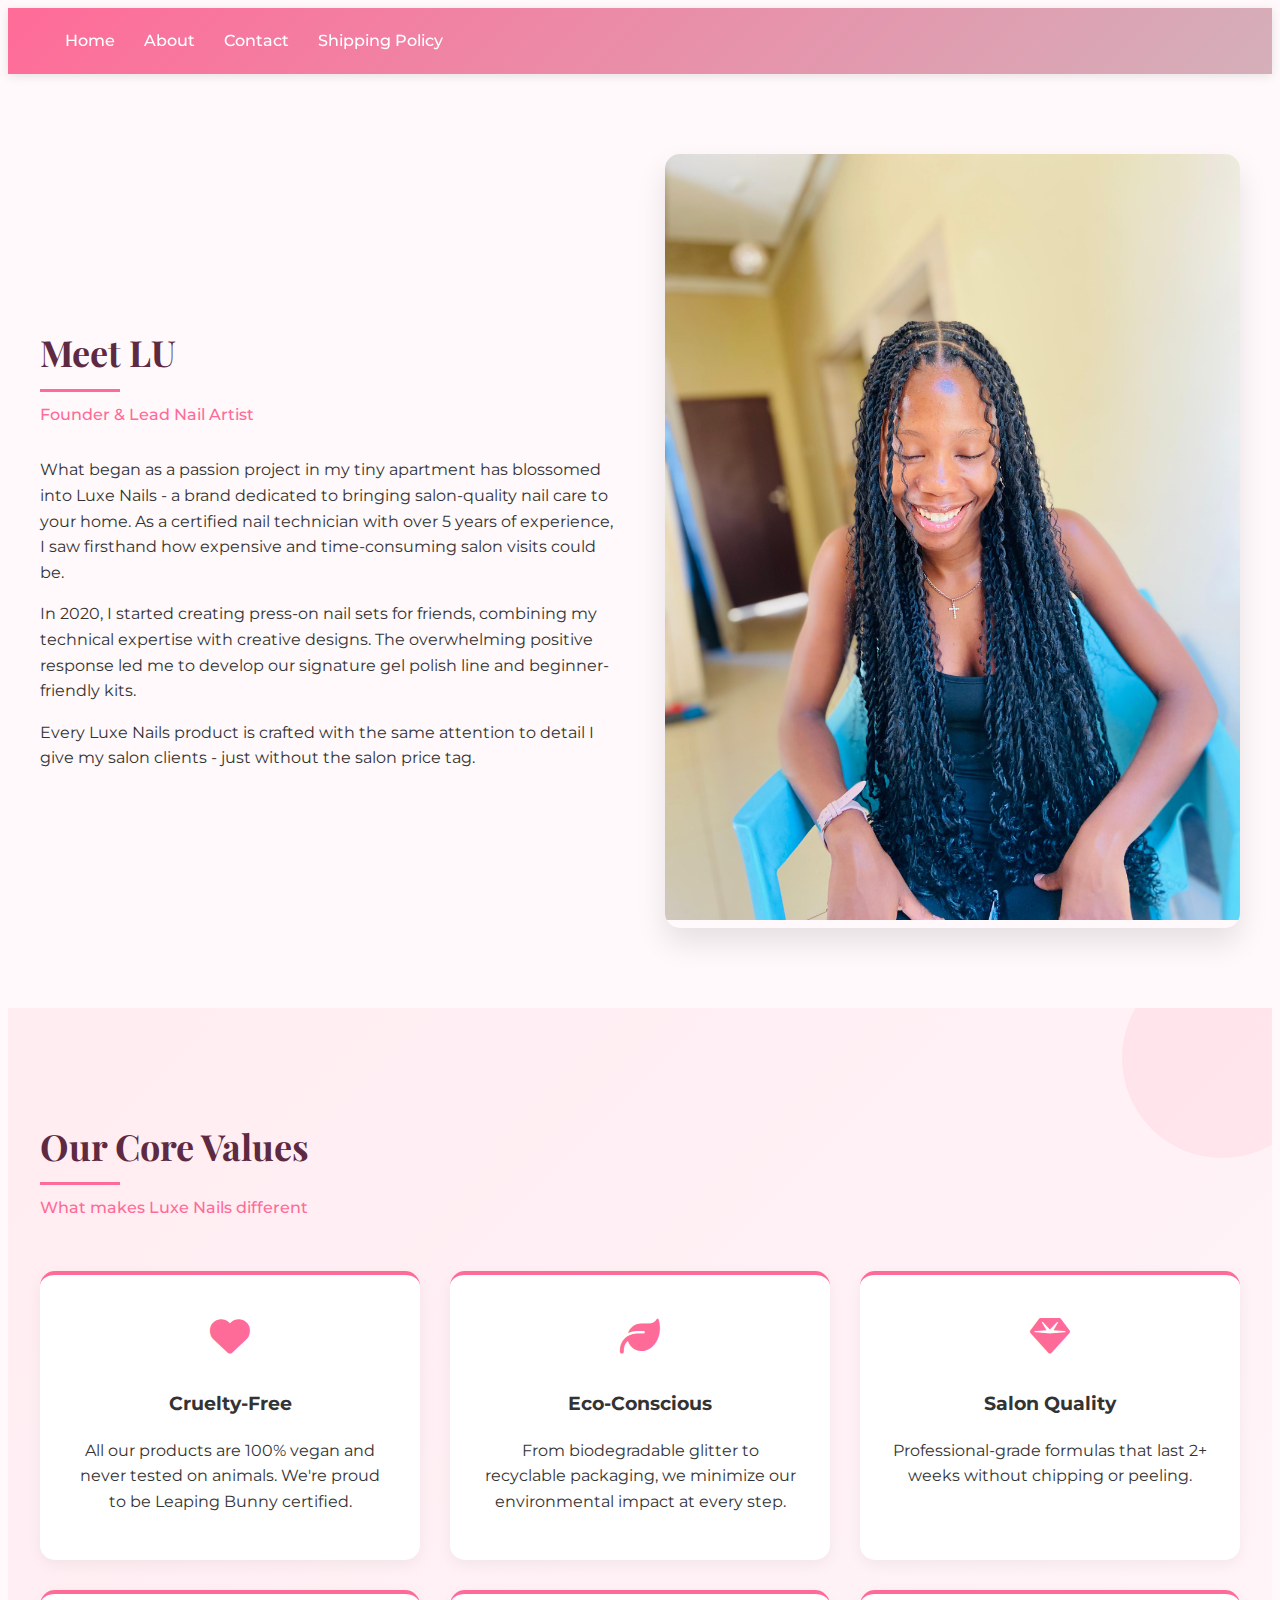
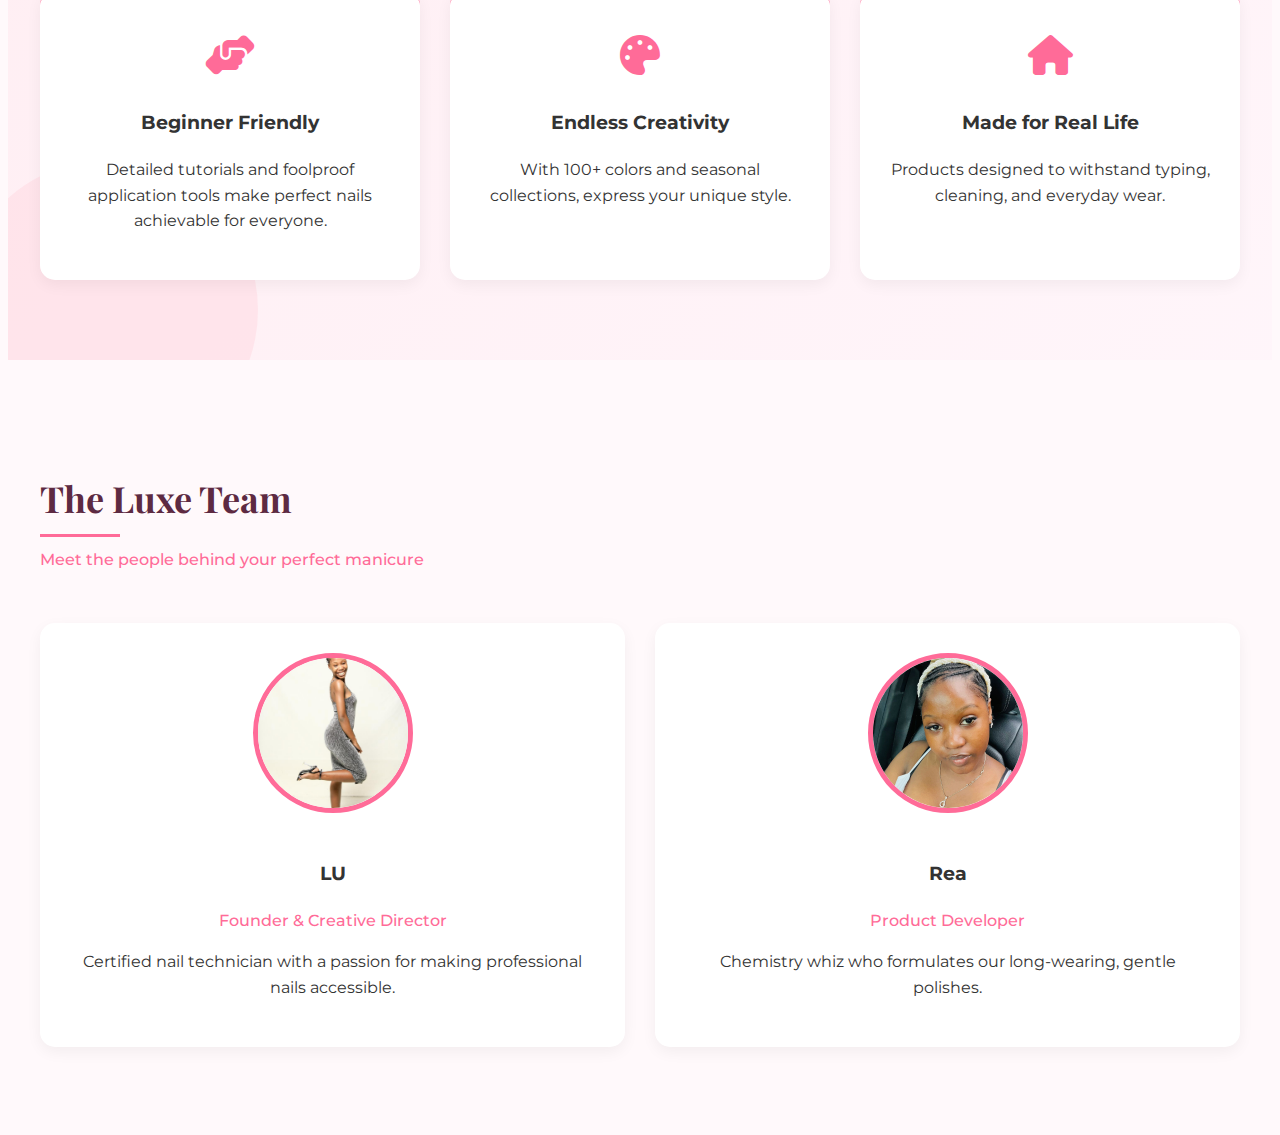
<file: about.html>
<!DOCTYPE html>
<html lang="en">
<head>
    <meta charset="UTF-8">
    <meta name="viewport" content="width=device-width, initial-scale=1.0">
    <title>About Us | Luxe Nails by LU</title>
    <link rel="stylesheet" href="https://cdnjs.cloudflare.com/ajax/libs/font-awesome/6.4.0/css/all.min.css">
    <link href="https://fonts.googleapis.com/css2?family=Montserrat:wght@400;500;600&family=Playfair+Display:wght@700&display=swap" rel="stylesheet">
    <style>
        /* Modern, clean styling */
        body {
            font-family: 'Montserrat', sans-serif;
            color: #333;
            line-height: 1.6;
            background: #fff9fb;
        }
        
        /* Elegant header */
        header {
            background: linear-gradient(135deg, #ff6b98, #d4afb9);
            padding: 20px 0;
            box-shadow: 0 2px 10px rgba(0,0,0,0.1);
            position: sticky;
            top: 0;
            z-index: 100;
        }
        
        .header-content {
            max-width: 1200px;
            margin: 0 auto;
            display: flex;
            justify-content: space-between;
            align-items: center;
            padding: 0 20px;
        }
        
        .logo-text {
            font-family: 'Playfair Display', serif;
            font-size: 28px;
            font-weight: 700;
            color: white;
            text-decoration: none;
        }
        
        .logo-text span {
            color: #5d2a42;
        }
        
        /* Navigation styling */
        nav a {
            color: white;
            text-decoration: none;
            margin-left: 25px;
            font-weight: 500;
            transition: all 0.3s ease;
            position: relative;
        }
        
        nav a:hover {
            color: #5d2a42;
        }
        
        nav a::after {
            content: '';
            position: absolute;
            width: 0;
            height: 2px;
            background: #5d2a42;
            bottom: -5px;
            left: 0;
            transition: width 0.3s;
        }
        
        nav a:hover::after {
            width: 100%;
        }
        
        /* Content sections */
        section {
            padding: 80px 0;
        }
        
        .container {
            max-width: 1200px;
            margin: 0 auto;
            padding: 0 20px;
        }
        
        h2 {
            font-family: 'Playfair Display', serif;
            color: #5d2a42;
            font-size: 36px;
            margin-bottom: 20px;
            position: relative;
        }
        
        h2::after {
            content: '';
            position: absolute;
            width: 80px;
            height: 3px;
            background: #ff6b98;
            bottom: -10px;
            left: 0;
        }
        
        .subtitle {
            color: #ff6b98;
            font-weight: 500;
            margin-bottom: 30px;
            display: block;
        }
        
        /* Story section */
        .story-container {
            display: flex;
            align-items: center;
            gap: 50px;
        }
        
        .story-image {
            flex: 1;
            border-radius: 15px;
            overflow: hidden;
            box-shadow: 0 15px 30px rgba(0,0,0,0.1);
        }
        
        .story-content {
            flex: 1;
        }
        
        /* Values section - Updated with pink accent */
        .mission-values {
            background: linear-gradient(135deg, rgba(255,235,240,0.9), rgba(255,245,250,0.9));
            position: relative;
            overflow: hidden;
        }
        
        .mission-values::before {
            content: '';
            position: absolute;
            top: -50px;
            right: -50px;
            width: 200px;
            height: 200px;
            background: #ffb6c1;
            border-radius: 50%;
            opacity: 0.2;
            z-index: 0;
        }
        
        .mission-values::after {
            content: '';
            position: absolute;
            bottom: -100px;
            left: -50px;
            width: 300px;
            height: 300px;
            background: #ffb6c1;
            border-radius: 50%;
            opacity: 0.2;
            z-index: 0;
        }
        
        .values-grid {
            display: grid;
            grid-template-columns: repeat(auto-fit, minmax(300px, 1fr));
            gap: 30px;
            margin-top: 50px;
            position: relative;
            z-index: 1;
        }
        
        .value-card {
            background: white;
            padding: 30px;
            border-radius: 15px;
            text-align: center;
            transition: all 0.3s ease;
            box-shadow: 0 5px 15px rgba(0,0,0,0.05);
            border-top: 4px solid #ff6b98;
        }
        
        .value-card:hover {
            transform: translateY(-10px);
            box-shadow: 0 15px 30px rgba(0,0,0,0.1);
        }
        
        .value-icon {
            font-size: 40px;
            color: #ff6b98;
            margin-bottom: 20px;
        }
        
        /* Team section */
        .team-grid {
            display: grid;
            grid-template-columns: repeat(auto-fit, minmax(250px, 1fr));
            gap: 30px;
            margin-top: 50px;
        }
        
        .team-member {
            background: white;
            padding: 30px;
            border-radius: 15px;
            text-align: center;
            box-shadow: 0 5px 15px rgba(0,0,0,0.05);
            transition: all 0.3s ease;
        }
        
        .team-member:hover {
            transform: translateY(-10px);
            box-shadow: 0 15px 30px rgba(0,0,0,0.1);
        }
        
        .team-member img {
            width: 150px;
            height: 150px;
            border-radius: 50%;
            object-fit: cover;
            margin-bottom: 20px;
            border: 5px solid #ff6b98;
        }
        
        .role {
            color: #ff6b98;
            font-weight: 500;
            margin: 10px 0;
        }
        
        @media (max-width: 768px) {
            .header-content {
                flex-direction: column;
                text-align: center;
            }
            
            nav {
                margin-top: 20px;
            }
            
            nav a {
                margin: 0 10px;
                display: inline-block;
            }
            
            .story-container {
                flex-direction: column;
            }
            
            .mission-values::before,
            .mission-values::after {
                display: none;
            }
        }
    </style>
</head>
<body>
    <!-- Elegant Header -->
    <header>
        <div class="header-content">
            
            <nav>
                <a href="index.html">Home</a>
                <a href="about.html">About</a>
                <a href="contact.html">Contact</a>
                <a href="shipping-policy.html">Shipping Policy</a>
            </nav>
        </div>
    </header>

    <!-- Founder's Story Section -->
    <section class="story-section">
        <div class="container">
            <div class="story-container">
                <div class="story-content">
                    <h2>Meet LU</h2>
                    <span class="subtitle">Founder & Lead Nail Artist</span>
                    <p>What began as a passion project in my tiny apartment has blossomed into Luxe Nails - a brand dedicated to bringing salon-quality nail care to your home. As a certified nail technician with over 5 years of experience, I saw firsthand how expensive and time-consuming salon visits could be.</p>
                    <p>In 2020, I started creating press-on nail sets for friends, combining my technical expertise with creative designs. The overwhelming positive response led me to develop our signature gel polish line and beginner-friendly kits.</p>
                    <p>Every Luxe Nails product is crafted with the same attention to detail I give my salon clients - just without the salon price tag.</p>
                </div>
                <div class="story-image">
                    <img src="images/IMG-20241108-WA0070.jpg" alt="LU, Founder of Luxe Nails" style="width:100%; height:auto;">
                </div>
            </div>
        </div>
    </section>

    <!-- Mission & Values - Now with pink accent -->
    <section class="mission-values">
        <div class="container">
            <h2>Our Core Values</h2>
            <span class="subtitle">What makes Luxe Nails different</span>
            
            <div class="values-grid">
                <div class="value-card">
                    <div class="value-icon">
                        <i class="fas fa-heart"></i>
                    </div>
                    <h3>Cruelty-Free</h3>
                    <p>All our products are 100% vegan and never tested on animals. We're proud to be Leaping Bunny certified.</p>
                </div>
                
                <div class="value-card">
                    <div class="value-icon">
                        <i class="fas fa-leaf"></i>
                    </div>
                    <h3>Eco-Conscious</h3>
                    <p>From biodegradable glitter to recyclable packaging, we minimize our environmental impact at every step.</p>
                </div>
                
                <div class="value-card">
                    <div class="value-icon">
                        <i class="fas fa-gem"></i>
                    </div>
                    <h3>Salon Quality</h3>
                    <p>Professional-grade formulas that last 2+ weeks without chipping or peeling.</p>
                </div>
                
                <div class="value-card">
                    <div class="value-icon">
                        <i class="fas fa-hands-helping"></i>
                    </div>
                    <h3>Beginner Friendly</h3>
                    <p>Detailed tutorials and foolproof application tools make perfect nails achievable for everyone.</p>
                </div>
                
                <div class="value-card">
                    <div class="value-icon">
                        <i class="fas fa-palette"></i>
                    </div>
                    <h3>Endless Creativity</h3>
                    <p>With 100+ colors and seasonal collections, express your unique style.</p>
                </div>
                
                <div class="value-card">
                    <div class="value-icon">
                        <i class="fas fa-home"></i>
                    </div>
                    <h3>Made for Real Life</h3>
                    <p>Products designed to withstand typing, cleaning, and everyday wear.</p>
                </div>
            </div>
        </div>
    </section>

    <!-- Team Section -->
    <section class="team-section">
        <div class="container">
            <h2>The Luxe Team</h2>
            <span class="subtitle">Meet the people behind your perfect manicure</span>
            
            <div class="team-grid">
                <div class="team-member">
                    <img src="images/IMG-20250128-WA0179.jpg" alt="LU">
                    <h3>LU</h3>
                    <p class="role">Founder & Creative Director</p>
                    <p>Certified nail technician with a passion for making professional nails accessible.</p>
                </div>
                
                <div class="team-member">
                    <img src="images/IMG-20241226-WA0013.jpg" alt="Rea">
                    <h3>Rea</h3>
                    <p class="role">Product Developer</p>
                    <p>Chemistry whiz who formulates our long-wearing, gentle polishes.</p>
                </div>
            </div>
        </div>
    </section>
</body>
</html>
</file>
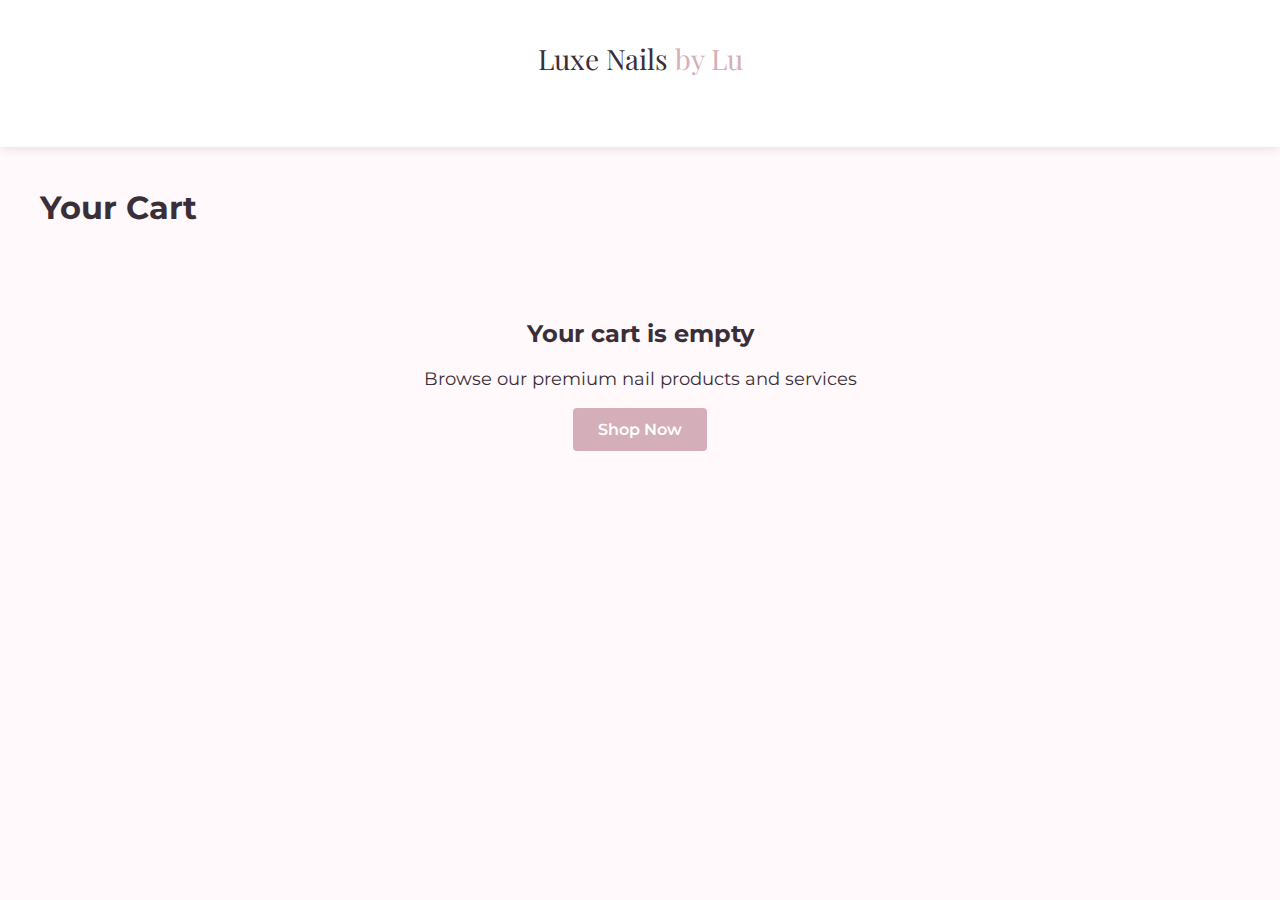
<file: cart.html>
<!DOCTYPE html>
<html lang="en">
<head>
    <meta charset="UTF-8">
    <meta name="viewport" content="width=device-width, initial-scale=1.0">
    <title>Your Cart | LUXE Nails by Lu</title>
    <style>
        :root {
            --primary: #d4afb9; /* Soft rose gold */
            --secondary: #f5e6e8; /* Light pink */
            --dark: #3a2e39; /* Deep plum */
            --light: #fff9fb; /* White with pink undertone */
            --accent: #c17c74; /* Muted terracotta */
        }
        
        body {
            font-family: 'Montserrat', sans-serif;
            background-color: var(--light);
            color: var(--dark);
            margin: 0;
            padding: 0;
        }
        
        .container {
            max-width: 1200px;
            margin: 0 auto;
            padding: 20px;
        }
        
        header {
            background-color: white;
            box-shadow: 0 2px 10px rgba(0,0,0,0.1);
            padding: 20px 0;
        }
        
        .logo {
            font-family: 'Playfair Display', serif;
            font-size: 28px;
            color: var(--dark);
            text-align: center;
            margin-bottom: 30px;
        }
        
        .logo span {
            color: var(--primary);
        }
        
        .cart-container {
            display: flex;
            flex-wrap: wrap;
            gap: 30px;
        }
        
        .cart-items {
            flex: 1;
            min-width: 300px;
        }
        
        .cart-summary {
            width: 300px;
            background-color: white;
            padding: 25px;
            border-radius: 8px;
            box-shadow: 0 2px 15px rgba(0,0,0,0.05);
        }
        
        .cart-item {
            display: flex;
            background-color: white;
            margin-bottom: 20px;
            border-radius: 8px;
            overflow: hidden;
            box-shadow: 0 2px 15px rgba(0,0,0,0.05);
        }
        
        .item-image {
            width: 120px;
            height: 120px;
            object-fit: cover;
        }
        
        .item-details {
            padding: 20px;
            flex: 1;
        }
        
        .item-name {
            font-weight: 600;
            margin: 0 0 5px 0;
        }
        
        .item-price {
            color: var(--accent);
            font-weight: 600;
            margin: 10px 0;
        }
        
        .quantity-control {
            display: flex;
            align-items: center;
            margin: 10px 0;
        }
        
        .quantity-btn {
            background-color: var(--secondary);
            border: none;
            width: 30px;
            height: 30px;
            border-radius: 50%;
            cursor: pointer;
            font-size: 16px;
            display: flex;
            align-items: center;
            justify-content: center;
        }
        
        .quantity {
            margin: 0 15px;
            font-weight: 600;
        }
        
        .remove-item {
            background: none;
            border: none;
            color: var(--accent);
            cursor: pointer;
            font-size: 14px;
            margin-top: 10px;
        }
        
        .summary-title {
            font-family: 'Playfair Display', serif;
            font-size: 22px;
            margin-top: 0;
            border-bottom: 1px solid var(--secondary);
            padding-bottom: 15px;
        }
        
        .summary-row {
            display: flex;
            justify-content: space-between;
            margin: 15px 0;
        }
        
        .total {
            font-weight: 600;
            font-size: 18px;
            border-top: 1px solid var(--secondary);
            padding-top: 15px;
        }
        
        .checkout-btn {
            background-color: var(--primary);
            color: white;
            border: none;
            padding: 15px;
            width: 100%;
            border-radius: 4px;
            font-weight: 600;
            font-size: 16px;
            cursor: pointer;
            transition: background-color 0.3s;
            margin-top: 20px;
        }
        
        .checkout-btn:hover {
            background-color: var(--dark);
        }
        
        .continue-shopping {
            display: block;
            text-align: center;
            margin-top: 20px;
            color: var(--accent);
            text-decoration: none;
        }
        
        .empty-cart {
            text-align: center;
            padding: 50px 0;
        }
        
        .empty-cart p {
            font-size: 18px;
            margin-bottom: 30px;
        }
        
        .shop-btn {
            background-color: var(--primary);
            color: white;
            border: none;
            padding: 12px 25px;
            border-radius: 4px;
            font-weight: 600;
            font-size: 16px;
            cursor: pointer;
            transition: background-color 0.3s;
            text-decoration: none;
        }
        
        .shop-btn:hover {
            background-color: var(--dark);
        }
    </style>
    <link href="https://fonts.googleapis.com/css2?family=Montserrat:wght@400;500;600&family=Playfair+Display:wght@500;600&display=swap" rel="stylesheet">
</head>
<body>
    <header>
        <div class="container">
            <div class="logo">Luxe Nails <span>by Lu</span></div>
        </div>
    </header>
    
    <main class="container">
        <h1>Your Cart</h1>
        
        <!-- Empty cart state (shown by default) -->
        <div id="empty-cart" class="empty-cart">
            <h2>Your cart is empty</h2>
            <p>Browse our premium nail products and services</p>
            <a href="shop.html" class="shop-btn">Shop Now</a>
        </div>
        
        <!-- Cart with items (hidden by default) -->
        <div id="cart-with-items" class="cart-container" style="display: none;">
            <div class="cart-items" id="cart-items-container">
                <!-- Cart items will be dynamically inserted here -->
            </div>
            
            <div class="cart-summary">
                <h3 class="summary-title">Order Summary</h3>
                <div class="summary-row">
                    <span>Subtotal</span>
                    <span id="subtotal">P0.00</span>
                </div>
                <div class="summary-row">
                    <span>Service Fee</span>
                    <span>P5.00</span>
                </div>
                <div class="summary-row total">
                    <span>Total</span>
                    <span id="total">P5.00</span>
                </div>
                <button class="checkout-btn">Checkout</button>
                <a href="shop.html" class="continue-shopping">Continue Shopping</a>
            </div>
        </div>
    </main>

    <script>
        document.addEventListener('DOMContentLoaded', function() {
            // Get cart from localStorage
            const cart = JSON.parse(localStorage.getItem('cart')) || [];
            const emptyCartDiv = document.getElementById('empty-cart');
            const cartWithItemsDiv = document.getElementById('cart-with-items');
            const cartItemsContainer = document.getElementById('cart-items-container');
            const subtotalElement = document.getElementById('subtotal');
            const totalElement = document.getElementById('total');
            
            // Display cart contents
            if (cart.length > 0) {
                emptyCartDiv.style.display = 'none';
                cartWithItemsDiv.style.display = 'flex';
                
                let subtotal = 0;
                
                // Add each item to the cart display
                cart.forEach(item => {
                    const itemTotal = item.price * item.quantity;
                    subtotal += itemTotal;
                    
                    const cartItem = document.createElement('div');
                    cartItem.className = 'cart-item';
                    cartItem.innerHTML = `
                        <img src="${item.id}.jpg" alt="${item.name}" class="item-image">
                        <div class="item-details">
                            <h3 class="item-name">${item.name}</h3>
                            <div class="item-price">P${item.price.toFixed(2)}</div>
                            <div class="quantity-control">
                                <button class="quantity-btn minus" data-id="${item.id}">-</button>
                                <span class="quantity">${item.quantity}</span>
                                <button class="quantity-btn plus" data-id="${item.id}">+</button>
                            </div>
                            <button class="remove-item" data-id="${item.id}">Remove</button>
                        </div>
                    `;
                    cartItemsContainer.appendChild(cartItem);
                });
                
                // Update totals
                subtotalElement.textContent = `P${subtotal.toFixed(2)}`;
                totalElement.textContent = `P${(subtotal + 5).toFixed(2)}`;
                
                // Add event listeners for quantity buttons
                document.querySelectorAll('.quantity-btn.minus').forEach(btn => {
                    btn.addEventListener('click', function() {
                        updateQuantity(this.getAttribute('data-id'), -1);
                    });
                });
                
                document.querySelectorAll('.quantity-btn.plus').forEach(btn => {
                    btn.addEventListener('click', function() {
                        updateQuantity(this.getAttribute('data-id'), 1);
                    });
                });
                
                // Add event listeners for remove buttons
                document.querySelectorAll('.remove-item').forEach(btn => {
                    btn.addEventListener('click', function() {
                        removeItem(this.getAttribute('data-id'));
                    });
                });
            }
            
            // Function to update item quantity
            function updateQuantity(id, change) {
                const cart = JSON.parse(localStorage.getItem('cart'));
                const itemIndex = cart.findIndex(item => item.id === id);
                
                if (itemIndex !== -1) {
                    cart[itemIndex].quantity += change;
                    
                    // Remove item if quantity reaches 0
                    if (cart[itemIndex].quantity <= 0) {
                        cart.splice(itemIndex, 1);
                    }
                    
                    // Save updated cart
                    localStorage.setItem('cart', JSON.stringify(cart));
                    
                    // Reload page to update display
                    location.reload();
                }
            }
            
            // Function to remove item
            function removeItem(id) {
                const cart = JSON.parse(localStorage.getItem('cart'));
                const updatedCart = cart.filter(item => item.id !== id);
                
                // Save updated cart
                localStorage.setItem('cart', JSON.stringify(updatedCart));
                
                // Reload page to update display
                location.reload();
            }
            
            // Checkout button
            document.querySelector('.checkout-btn')?.addEventListener('click', function() {
                alert('Checkout functionality would be implemented here!');
                // In a real implementation, this would redirect to checkout page
            });
        });
    </script>
</body>
</html>
</file>
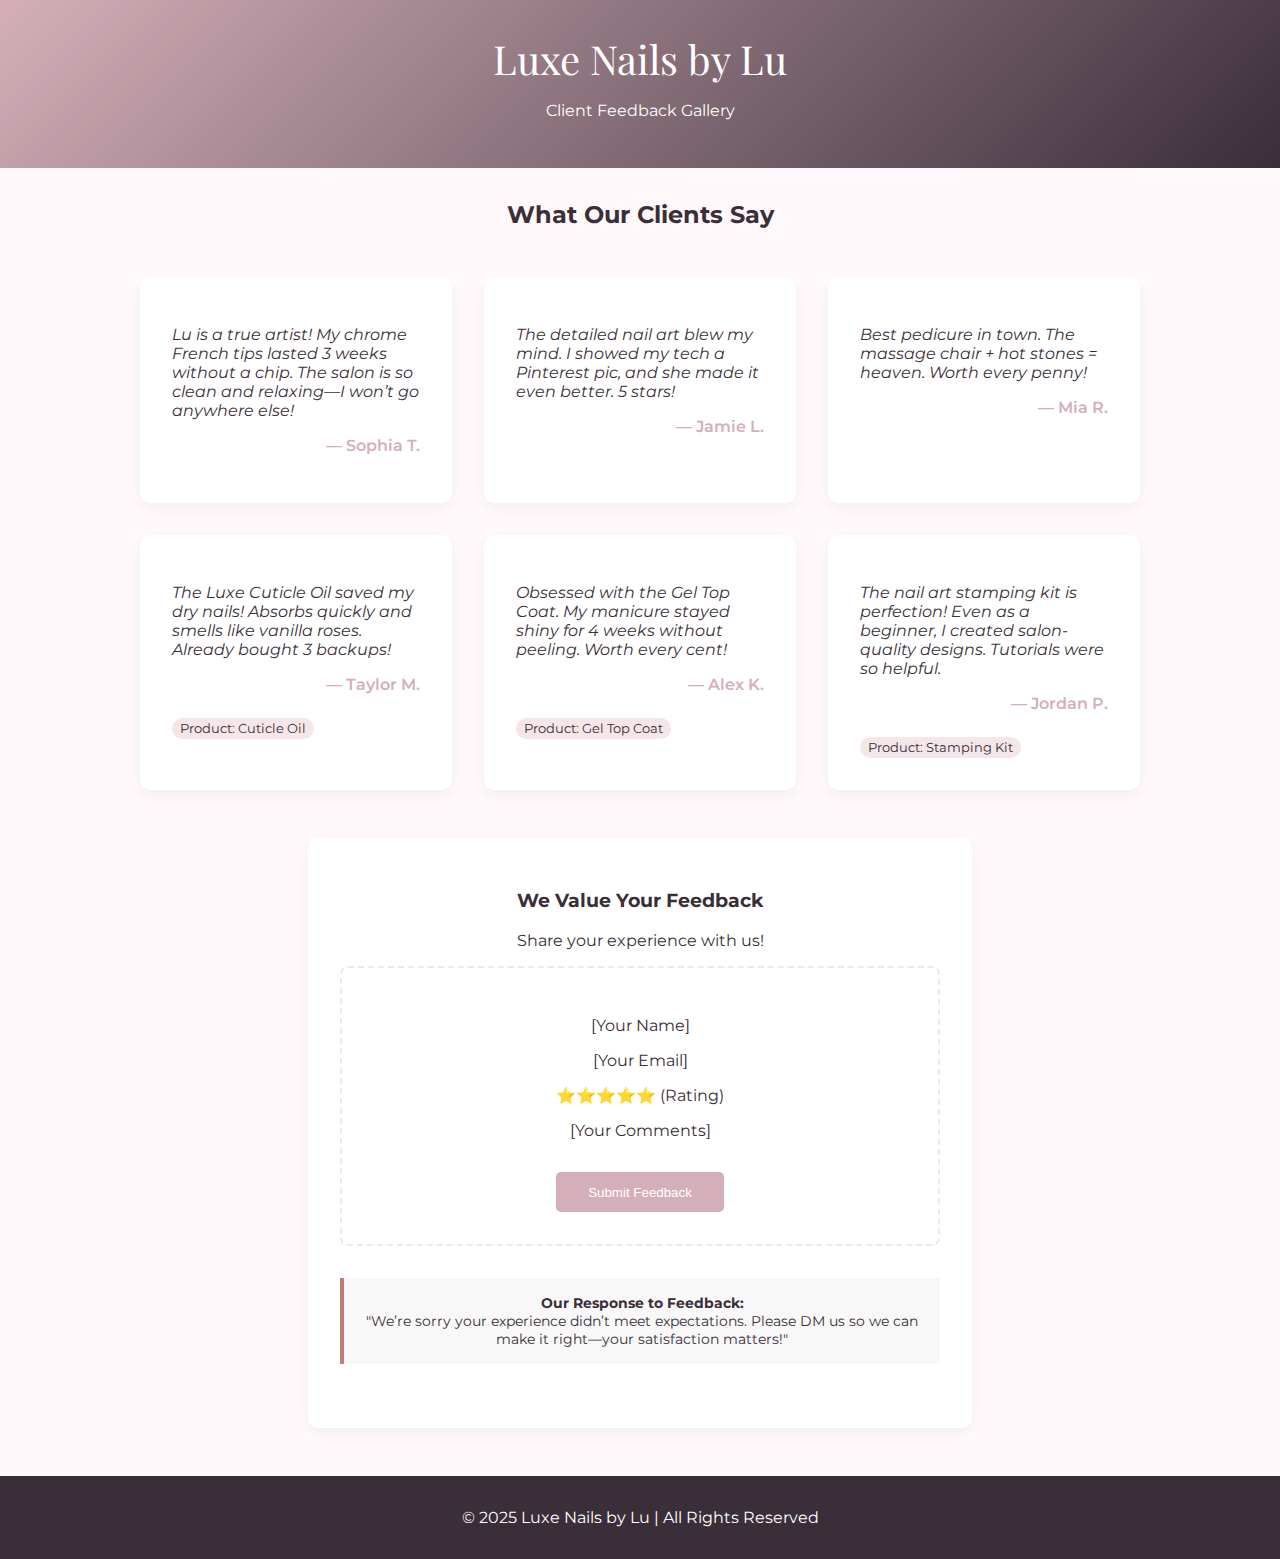
<file: Feedback.html>
<!DOCTYPE html>
<html lang="en">
<head>
    <meta charset="UTF-8">
    <meta name="viewport" content="width=device-width, initial-scale=1.0">
    <title>Client Feedback | Luxe Nails by Lu</title>
    <style>
        :root {
            --primary: #d4afb9; /* Rose gold */
            --secondary: #f5e6e8; /* Light pink */
            --dark: #3a2e39; /* Deep plum */
            --accent: #c17c74; /* Terracotta */
        }
        
        body {
            font-family: 'Montserrat', sans-serif;
            background-color: #fff9fb;
            color: var(--dark);
            margin: 0;
            padding: 0;
        }
        
        header {
            background: linear-gradient(135deg, var(--primary), var(--dark));
            color: white;
            text-align: center;
            padding: 2rem 0;
        }
        
        .logo {
            font-family: 'Playfair Display', serif;
            font-size: 2.5rem;
            margin-bottom: 0.5rem;
        }
        
        .container {
            max-width: 1000px;
            margin: 2rem auto;
            padding: 0 1rem;
        }
        
        /* Testimonial Cards */
        .testimonials {
            display: grid;
            grid-template-columns: repeat(auto-fit, minmax(300px, 1fr));
            gap: 2rem;
            margin: 3rem 0;
        }
        
        .testimonial-card {
            background: white;
            border-radius: 10px;
            padding: 2rem;
            box-shadow: 0 5px 15px rgba(0,0,0,0.05);
            position: relative;
        }
        
        .testimonial-card::before {
            content: """;
            font-family: serif;
            font-size: 5rem;
            color: var(--secondary);
            position: absolute;
            top: -1rem;
            left: 0.5rem;
            line-height: 1;
        }
        
        .testimonial-text {
            font-style: italic;
            margin-bottom: 1rem;
            position: relative;
            z-index: 1;
        }
        
        .testimonial-author {
            font-weight: 600;
            color: var(--primary);
            text-align: right;
        }
        
        /* Product Badge */
        .product-badge {
            display: inline-block;
            background: var(--secondary);
            color: var(--dark);
            padding: 0.2rem 0.5rem;
            border-radius: 20px;
            font-size: 0.8rem;
            margin-top: 0.5rem;
        }
        
        /* Feedback Form Mockup (Static) */
        .feedback-mockup {
            background: white;
            border-radius: 10px;
            padding: 2rem;
            box-shadow: 0 5px 15px rgba(0,0,0,0.05);
            margin: 3rem auto;
            max-width: 600px;
            text-align: center;
        }
        
        .mockup-form {
            border: 2px dashed var(--secondary);
            padding: 2rem;
            border-radius: 8px;
        }
        
        .mockup-btn {
            background: var(--primary);
            color: white;
            border: none;
            padding: 0.8rem 2rem;
            border-radius: 5px;
            margin-top: 1rem;
            cursor: not-allowed;
        }
        
        .response-template {
            background: #f8f8f8;
            border-left: 4px solid var(--accent);
            padding: 1rem;
            margin: 2rem 0;
            font-size: 0.9rem;
        }
        
        footer {
            background: var(--dark);
            color: white;
            text-align: center;
            padding: 2rem;
            margin-top: 3rem;
        }
    </style>
    <link href="https://fonts.googleapis.com/css2?family=Montserrat:wght@400;500;600&family=Playfair+Display:wght@500;600&display=swap" rel="stylesheet">
</head>
<body>
    <header>
        <div class="logo">Luxe Nails by Lu</div>
        <p>Client Feedback Gallery</p>
    </header>
    
    <div class="container">
        <h2 style="text-align: center;">What Our Clients Say</h2>
        
        <div class="testimonials">
            <!-- Original Service Testimonials -->
            <div class="testimonial-card">
                <p class="testimonial-text">
                    Lu is a true artist! My chrome French tips lasted 3 weeks without a chip. 
                    The salon is so clean and relaxing—I won’t go anywhere else!
                </p>
                <p class="testimonial-author">— Sophia T.</p>
            </div>
            
            <div class="testimonial-card">
                <p class="testimonial-text">
                    The detailed nail art blew my mind. I showed my tech a Pinterest pic, 
                    and she made it even better. 5 stars!
                </p>
                <p class="testimonial-author">— Jamie L.</p>
            </div>
            
            <div class="testimonial-card">
                <p class="testimonial-text">
                    Best pedicure in town. The massage chair + hot stones = heaven. 
                    Worth every penny!
                </p>
                <p class="testimonial-author">— Mia R.</p>
            </div>
            
            <!-- NEW PRODUCT TESTIMONIALS (Added below originals) -->
            <div class="testimonial-card">
                <p class="testimonial-text">
                    The Luxe Cuticle Oil saved my dry nails! Absorbs quickly and smells like vanilla roses. 
                    Already bought 3 backups!
                </p>
                <p class="testimonial-author">— Taylor M.</p>
                <span class="product-badge">Product: Cuticle Oil</span>
            </div>
            
            <div class="testimonial-card">
                <p class="testimonial-text">
                    Obsessed with the Gel Top Coat. My manicure stayed shiny for 4 weeks without peeling. 
                    Worth every cent!
                </p>
                <p class="testimonial-author">— Alex K.</p>
                <span class="product-badge">Product: Gel Top Coat</span>
            </div>
            
            <div class="testimonial-card">
                <p class="testimonial-text">
                    The nail art stamping kit is perfection! Even as a beginner, I created salon-quality designs. 
                    Tutorials were so helpful.
                </p>
                <p class="testimonial-author">— Jordan P.</p>
                <span class="product-badge">Product: Stamping Kit</span>
            </div>
        </div>
        
        <!-- Feedback Form Mockup (Static) -->
        <div class="feedback-mockup">
            <h3>We Value Your Feedback</h3>
            <p>Share your experience with us!</p>
            
            <div class="mockup-form">
                <p>[Your Name]</p>
                <p>[Your Email]</p>
                <p>⭐️⭐️⭐️⭐️⭐️ (Rating)</p>
                <p>[Your Comments]</p>
                <button class="mockup-btn" disabled>Submit Feedback</button>
            </div>
            
            <!-- Response Template -->
            <div class="response-template">
                <strong>Our Response to Feedback:</strong><br>
                "We’re sorry your experience didn’t meet expectations. Please DM us so we can make it right—your satisfaction matters!"
            </div>
        </div>
    </div>
    
    <footer>
        &copy; 2025 Luxe Nails by Lu | All Rights Reserved
    </footer>
</body>
</html>
</file>
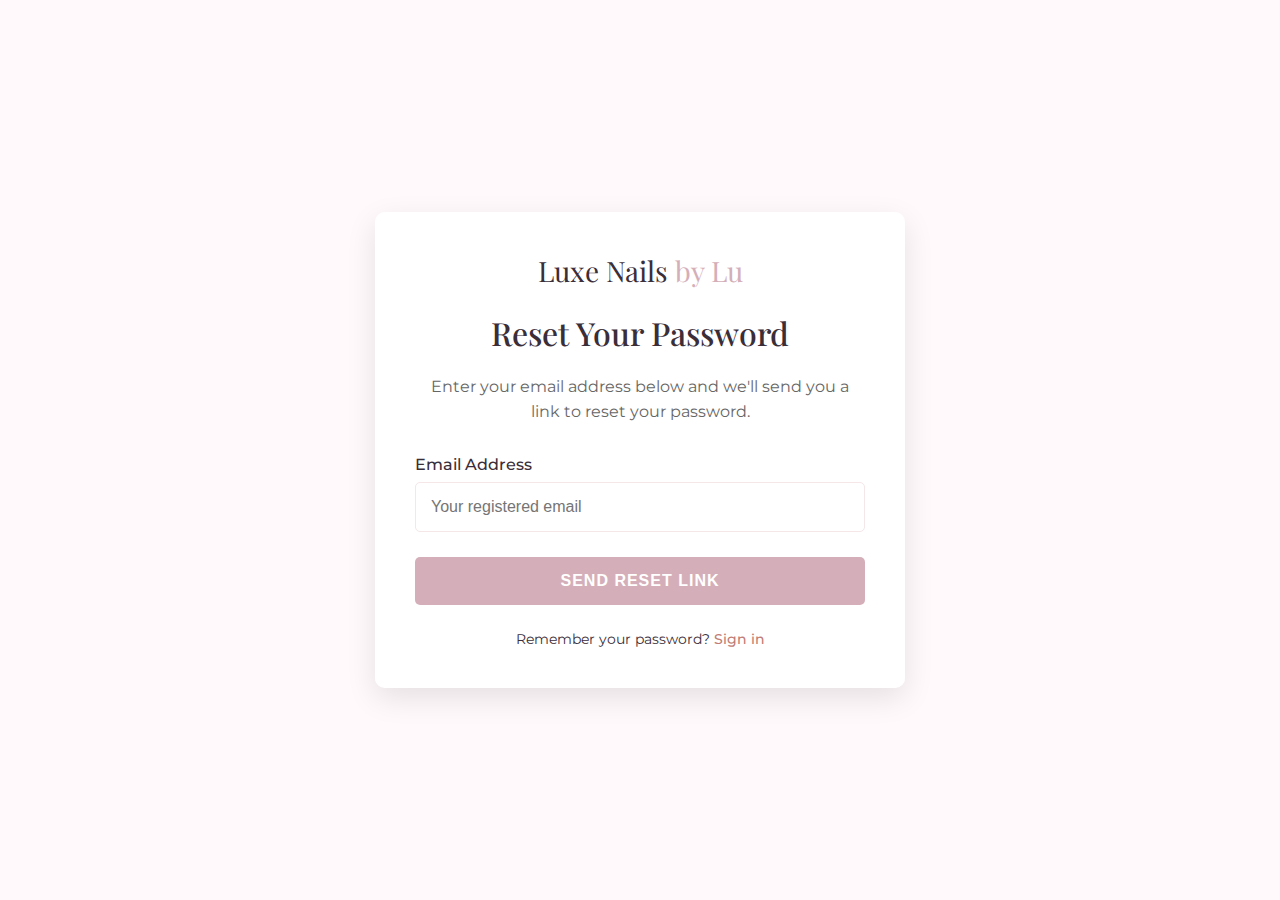
<file: forgot password.html>
<!DOCTYPE html>
<html lang="en">
<head>
    <meta charset="UTF-8">
    <meta name="viewport" content="width=device-width, initial-scale=1.0">
    <title>Password Recovery | Luxe Nails by Lu</title>
    <style>
        :root {
            --primary: #d4afb9; /* Soft rose gold */
            --secondary: #f5e6e8; /* Light pink */
            --dark: #3a2e39; /* Deep plum */
            --light: #fff9fb; /* White with pink undertone */
            --accent: #c17c74; /* Muted terracotta */
        }
        
        body {
            font-family: 'Montserrat', sans-serif;
            background-color: var(--light);
            color: var(--dark);
            margin: 0;
            padding: 0;
            display: flex;
            justify-content: center;
            align-items: center;
            min-height: 100vh;
            background-image: url('https://images.unsplash.com/photo-1604654894610-df63bc536371');
            background-size: cover;
            background-position: center;
        }
        
        .password-container {
            background-color: rgba(255, 255, 255, 0.95);
            padding: 40px;
            border-radius: 10px;
            box-shadow: 0 10px 30px rgba(0, 0, 0, 0.1);
            text-align: center;
            max-width: 450px;
            width: 90%;
        }
        
        .logo {
            font-family: 'Playfair Display', serif;
            font-size: 28px;
            color: var(--dark);
            margin-bottom: 10px;
        }
        
        .logo span {
            color: var(--primary);
        }
        
        h1 {
            font-family: 'Playfair Display', serif;
            color: var(--dark);
            margin-bottom: 20px;
            font-weight: 500;
        }
        
        p {
            margin-bottom: 30px;
            line-height: 1.6;
            color: #666;
        }
        
        .form-group {
            margin-bottom: 25px;
            text-align: left;
        }
        
        label {
            display: block;
            margin-bottom: 8px;
            font-weight: 500;
        }
        
        input[type="email"] {
            width: 100%;
            padding: 15px;
            border: 1px solid var(--secondary);
            border-radius: 5px;
            font-size: 16px;
            transition: border 0.3s;
            box-sizing: border-box;
        }
        
        input[type="email"]:focus {
            outline: none;
            border-color: var(--primary);
        }
        
        .submit-btn {
            background-color: var(--primary);
            color: white;
            border: none;
            padding: 15px;
            border-radius: 5px;
            font-weight: 600;
            font-size: 16px;
            cursor: pointer;
            transition: background-color 0.3s;
            width: 100%;
            text-transform: uppercase;
            letter-spacing: 1px;
        }
        
        .submit-btn:hover {
            background-color: var(--dark);
        }
        
        .back-to-login {
            margin-top: 25px;
            font-size: 14px;
        }
        
        .back-to-login a {
            color: var(--accent);
            text-decoration: none;
            font-weight: 500;
        }
        
        .success-message {
            color: #2ecc71;
            margin-top: 20px;
            display: none;
        }
        
        .error-message {
            color: #e74c3c;
            margin-top: 10px;
            display: none;
        }
        
        /* Loading spinner */
        .spinner {
            display: inline-block;
            width: 20px;
            height: 20px;
            border: 3px solid rgba(255,255,255,.3);
            border-radius: 50%;
            border-top-color: white;
            animation: spin 1s ease-in-out infinite;
            margin-right: 10px;
        }
        
        @keyframes spin {
            to { transform: rotate(360deg); }
        }
    </style>
    <link href="https://fonts.googleapis.com/css2?family=Montserrat:wght@400;500;600&family=Playfair+Display:wght@500;600&display=swap" rel="stylesheet">
    <link rel="stylesheet" href="https://cdnjs.cloudflare.com/ajax/libs/font-awesome/6.0.0-beta3/css/all.min.css">
</head>
<body>
    <div class="password-container">
        <div class="logo">Luxe Nails <span>by Lu</span></div>
        <h1>Reset Your Password</h1>
        <p>Enter your email address below and we'll send you a link to reset your password.</p>
        
        <form id="passwordResetForm">
            <div class="form-group">
                <label for="email">Email Address</label>
                <input type="email" id="email" placeholder="Your registered email" required>
            </div>
            
            <button type="submit" class="submit-btn" id="submitBtn">
                <span id="btnText">Send Reset Link</span>
            </button>
            
            <div class="success-message" id="successMessage">
                <i class="fas fa-check-circle"></i> Password reset link sent! Redirecting to login...
            </div>
            
            <div class="error-message" id="errorMessage">
                <i class="fas fa-exclamation-circle"></i> No account found with that email address.
            </div>
        </form>
        
        <div class="back-to-login">
            Remember your password? <a href="login.html">Sign in</a>
        </div>
    </div>

    <script>
        document.getElementById('passwordResetForm').addEventListener('submit', function(e) {
            e.preventDefault();
            
            const email = document.getElementById('email').value;
            const successMessage = document.getElementById('successMessage');
            const errorMessage = document.getElementById('errorMessage');
            const submitBtn = document.getElementById('submitBtn');
            const btnText = document.getElementById('btnText');
            
            // Show loading state
            submitBtn.disabled = true;
            btnText.innerHTML = '<span class="spinner"></span> Processing...';
            
            // Hide any previous messages
            successMessage.style.display = 'none';
            errorMessage.style.display = 'none';
            
            // Simulate API call with timeout
            setTimeout(() => {
                // Simple validation - in a real app, this would connect to your backend
                if(email.includes('@') && email.includes('.')) {
                    successMessage.style.display = 'block';
                    errorMessage.style.display = 'none';
                    
                    // In reality, you would send the email here
                    console.log('Password reset requested for:', email);
                    
                    // Clear form
                    document.getElementById('passwordResetForm').reset();
                    
                    // Redirect to login page after 3 seconds
                    setTimeout(() => {
                        window.location.href = 'login.html';
                    }, 3000);
                } else {
                    errorMessage.style.display = 'block';
                    successMessage.style.display = 'none';
                }
                
                // Reset button state
                submitBtn.disabled = false;
                btnText.textContent = 'Send Reset Link';
            }, 2000);
        });
    </script>
</body>
</html>
</file>
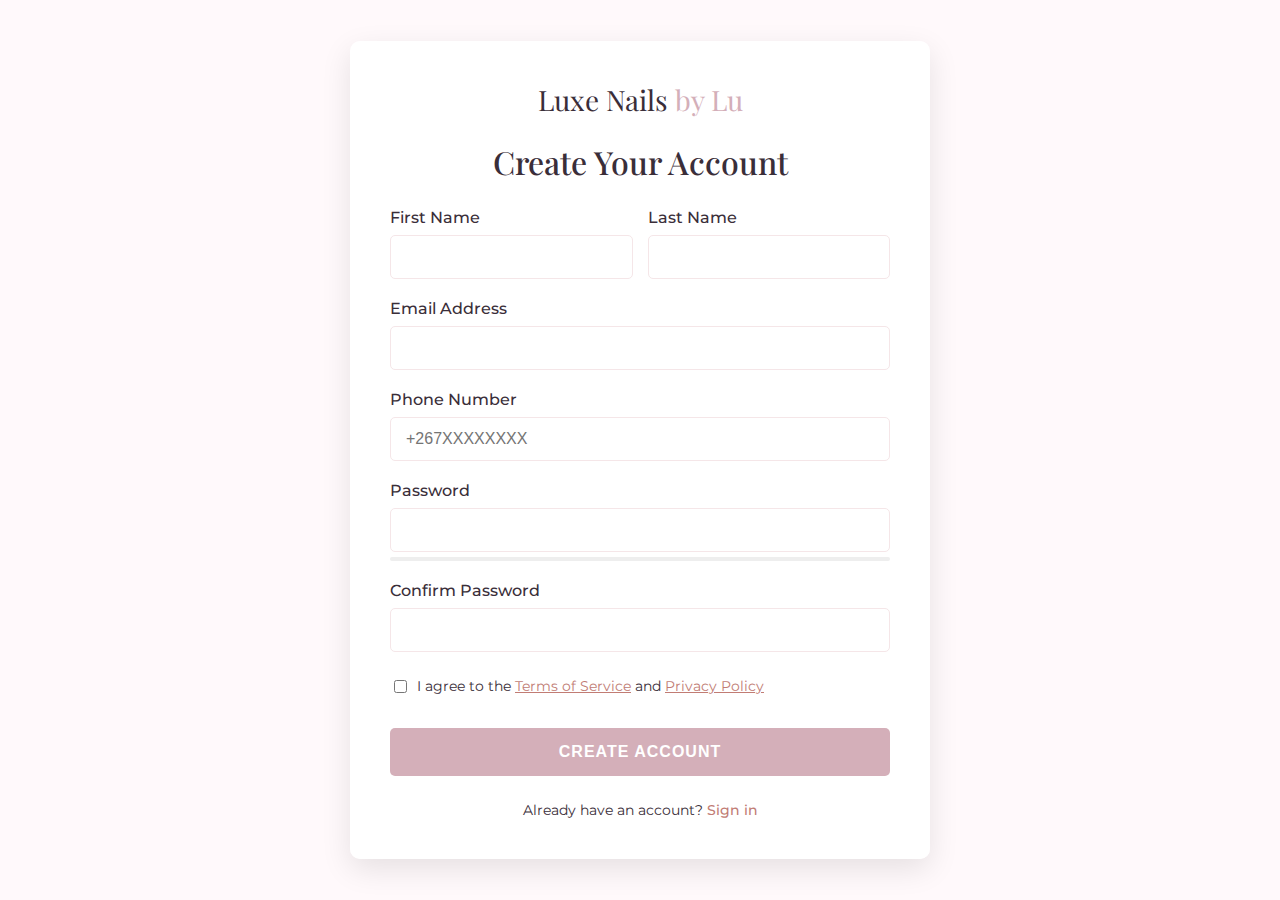
<file: register.html>
<!DOCTYPE html>
<html lang="en">
<head>
    <meta charset="UTF-8">
    <meta name="viewport" content="width=device-width, initial-scale=1.0">
    <title>Create Account | Luxe Nails by Lu</title>
    <style>
        :root {
            --primary: #d4afb9; /* Soft rose gold */
            --secondary: #f5e6e8; /* Light pink */
            --dark: #3a2e39; /* Deep plum */
            --light: #fff9fb; /* White with pink undertone */
            --accent: #c17c74; /* Muted terracotta */
        }
        
        body {
            font-family: 'Montserrat', sans-serif;
            background-color: var(--light);
            color: var(--dark);
            margin: 0;
            padding: 0;
            display: flex;
            justify-content: center;
            align-items: center;
            min-height: 100vh;
            background-image: url('https://images.unsplash.com/photo-1604654894610-df63bc536371');
            background-size: cover;
            background-position: center;
        }
        
        .register-container {
            background-color: rgba(255, 255, 255, 0.95);
            padding: 40px;
            border-radius: 10px;
            box-shadow: 0 10px 30px rgba(0, 0, 0, 0.1);
            max-width: 500px;
            width: 90%;
        }
        
        .logo {
            font-family: 'Playfair Display', serif;
            font-size: 28px;
            color: var(--dark);
            text-align: center;
            margin-bottom: 20px;
        }
        
        .logo span {
            color: var(--primary);
        }
        
        h1 {
            font-family: 'Playfair Display', serif;
            color: var(--dark);
            margin-bottom: 25px;
            font-weight: 500;
            text-align: center;
        }
        
        .form-group {
            margin-bottom: 20px;
        }
        
        label {
            display: block;
            margin-bottom: 8px;
            font-weight: 500;
        }
        
        input[type="text"],
        input[type="email"],
        input[type="tel"],
        input[type="password"] {
            width: 100%;
            padding: 12px 15px;
            border: 1px solid var(--secondary);
            border-radius: 5px;
            font-size: 16px;
            transition: border 0.3s;
            box-sizing: border-box;
        }
        
        input:focus {
            outline: none;
            border-color: var(--primary);
        }
        
        .name-fields {
            display: flex;
            gap: 15px;
        }
        
        .name-fields .form-group {
            flex: 1;
        }
        
        .password-strength {
            height: 4px;
            background: #eee;
            margin-top: 5px;
            border-radius: 2px;
            overflow: hidden;
        }
        
        .strength-meter {
            height: 100%;
            width: 0%;
            background: #e74c3c;
            transition: all 0.3s;
        }
        
        .terms {
            display: flex;
            align-items: flex-start;
            margin: 25px 0;
        }
        
        .terms input {
            margin-right: 10px;
            margin-top: 3px;
        }
        
        .terms label {
            font-weight: normal;
            font-size: 14px;
        }
        
        .terms a {
            color: var(--accent);
        }
        
        .register-btn {
            background-color: var(--primary);
            color: white;
            border: none;
            padding: 15px;
            border-radius: 5px;
            font-weight: 600;
            font-size: 16px;
            cursor: pointer;
            transition: background-color 0.3s;
            width: 100%;
            text-transform: uppercase;
            letter-spacing: 1px;
        }
        
        .register-btn:hover {
            background-color: var(--dark);
        }
        
        .login-link {
            text-align: center;
            margin-top: 25px;
            font-size: 14px;
        }
        
        .login-link a {
            color: var(--accent);
            text-decoration: none;
            font-weight: 500;
        }
        
        .error-message {
            color: #e74c3c;
            font-size: 13px;
            margin-top: 5px;
            display: none;
        }
        
        .success-message {
            color: #2ecc71;
            text-align: center;
            margin-bottom: 20px;
            display: none;
            font-weight: 500;
        }
    </style>
    <link href="https://fonts.googleapis.com/css2?family=Montserrat:wght@400;500;600&family=Playfair+Display:wght@500;600&display=swap" rel="stylesheet">
</head>
<body>
    <div class="register-container">
        <div class="logo">Luxe Nails <span>by Lu</span></div>
        <h1>Create Your Account</h1>
        
        <div class="success-message" id="successMessage">Account created successfully! Redirecting to login page...</div>
        
        <form id="registrationForm">
            <div class="name-fields">
                <div class="form-group">
                    <label for="firstName">First Name</label>
                    <input type="text" id="firstName" required>
                    <div class="error-message" id="firstNameError">Please enter your first name</div>
                </div>
                <div class="form-group">
                    <label for="lastName">Last Name</label>
                    <input type="text" id="lastName" required>
                    <div class="error-message" id="lastNameError">Please enter your last name</div>
                </div>
            </div>
            
            <div class="form-group">
                <label for="email">Email Address</label>
                <input type="email" id="email" required>
                <div class="error-message" id="emailError">Please enter a valid email address</div>
            </div>
            
            <div class="form-group">
                <label for="phone">Phone Number</label>
                <input type="tel" id="phone" placeholder="+267XXXXXXXX" pattern="\+267\d{8}" required>
                <div class="error-message" id="phoneError">Please enter a valid Botswana number starting with +267 followed by 8 digits</div>
            </div>
            
            <div class="form-group">
                <label for="password">Password</label>
                <input type="password" id="password" required>
                <div class="password-strength">
                    <div class="strength-meter" id="strengthMeter"></div>
                </div>
                <div class="error-message" id="passwordError">Password must be at least 8 characters</div>
            </div>
            
            <div class="form-group">
                <label for="confirmPassword">Confirm Password</label>
                <input type="password" id="confirmPassword" required>
                <div class="error-message" id="confirmPasswordError">Passwords do not match</div>
            </div>
            
            <div class="terms">
                <input type="checkbox" id="terms" required>
                <label for="terms">I agree to the <a href="#">Terms of Service</a> and <a href="#">Privacy Policy</a></label>
            </div>
            
            <button type="submit" class="register-btn">Create Account</button>
            
            <div class="login-link">
                Already have an account? <a href="login.html">Sign in</a>
            </div>
        </form>
    </div>

    <script>
        // Password strength indicator
        document.getElementById('password').addEventListener('input', function(e) {
            const password = e.target.value;
            const strengthMeter = document.getElementById('strengthMeter');
            let strength = 0;
            
            if (password.length > 7) strength += 1;
            if (password.match(/[a-z]/)) strength += 1;
            if (password.match(/[A-Z]/)) strength += 1;
            if (password.match(/[0-9]/)) strength += 1;
            if (password.match(/[^a-zA-Z0-9]/)) strength += 1;
            
            const width = (strength / 5) * 100;
            strengthMeter.style.width = width + '%';
            
            if (strength < 2) {
                strengthMeter.style.backgroundColor = '#e74c3c';
            } else if (strength < 4) {
                strengthMeter.style.backgroundColor = '#f39c12';
            } else {
                strengthMeter.style.backgroundColor = '#2ecc71';
            }
        });
        
        // Form validation and submission
        document.getElementById('registrationForm').addEventListener('submit', function(e) {
            e.preventDefault();
            let isValid = true;
            
            // Reset errors
            document.querySelectorAll('.error-message').forEach(el => {
                el.style.display = 'none';
            });
            
            // Validate first name
            const firstName = document.getElementById('firstName').value.trim();
            if (!firstName) {
                document.getElementById('firstNameError').style.display = 'block';
                isValid = false;
            }
            
            // Validate last name
            const lastName = document.getElementById('lastName').value.trim();
            if (!lastName) {
                document.getElementById('lastNameError').style.display = 'block';
                isValid = false;
            }
            
            // Validate email
            const email = document.getElementById('email').value.trim();
            if (!/^[^\s@]+@[^\s@]+\.[^\s@]+$/.test(email)) {
                document.getElementById('emailError').style.display = 'block';
                isValid = false;
            }
            
            // Validate Botswana phone number
            const phone = document.getElementById('phone').value.trim();
            if (!/^\+267\d{8}$/.test(phone)) {
                document.getElementById('phoneError').style.display = 'block';
                isValid = false;
            }
            
            // Validate password
            const password = document.getElementById('password').value;
            if (password.length < 8) {
                document.getElementById('passwordError').style.display = 'block';
                isValid = false;
            }
            
            // Validate confirm password
            const confirmPassword = document.getElementById('confirmPassword').value;
            if (password !== confirmPassword) {
                document.getElementById('confirmPasswordError').style.display = 'block';
                isValid = false;
            }
            
            // Validate terms
            if (!document.getElementById('terms').checked) {
                alert('Please agree to the Terms of Service and Privacy Policy');
                isValid = false;
            }
            
            if (isValid) {
                // In a real app, you would send this data to your server
                const formData = {
                    firstName,
                    lastName,
                    email,
                    phone,
                    password // Note: In production, never store passwords in plain text
                };
                
                console.log('Form submitted successfully:', formData);
                
                // Show success message
                document.getElementById('successMessage').style.display = 'block';
                document.getElementById('registrationForm').style.display = 'none';
                
                // Redirect to login page after 2 seconds
                setTimeout(() => {
                    window.location.href = 'login.html';
                }, 2000);
            }
        });

        // Format phone number as user types
        document.getElementById('phone').addEventListener('input', function(e) {
            let phone = e.target.value.replace(/\D/g, '');
            if (phone.startsWith('267')) {
                phone = '+' + phone;
            }
            if (!phone.startsWith('+267')) {
                phone = '+267' + phone.substring(phone.indexOf('267') + 3);
            }
            // Limit to 8 digits after +267
            if (phone.length > 12) {
                phone = phone.substring(0, 12);
            }
            e.target.value = phone;
        });
    </script>
</body>
</html>
</file>
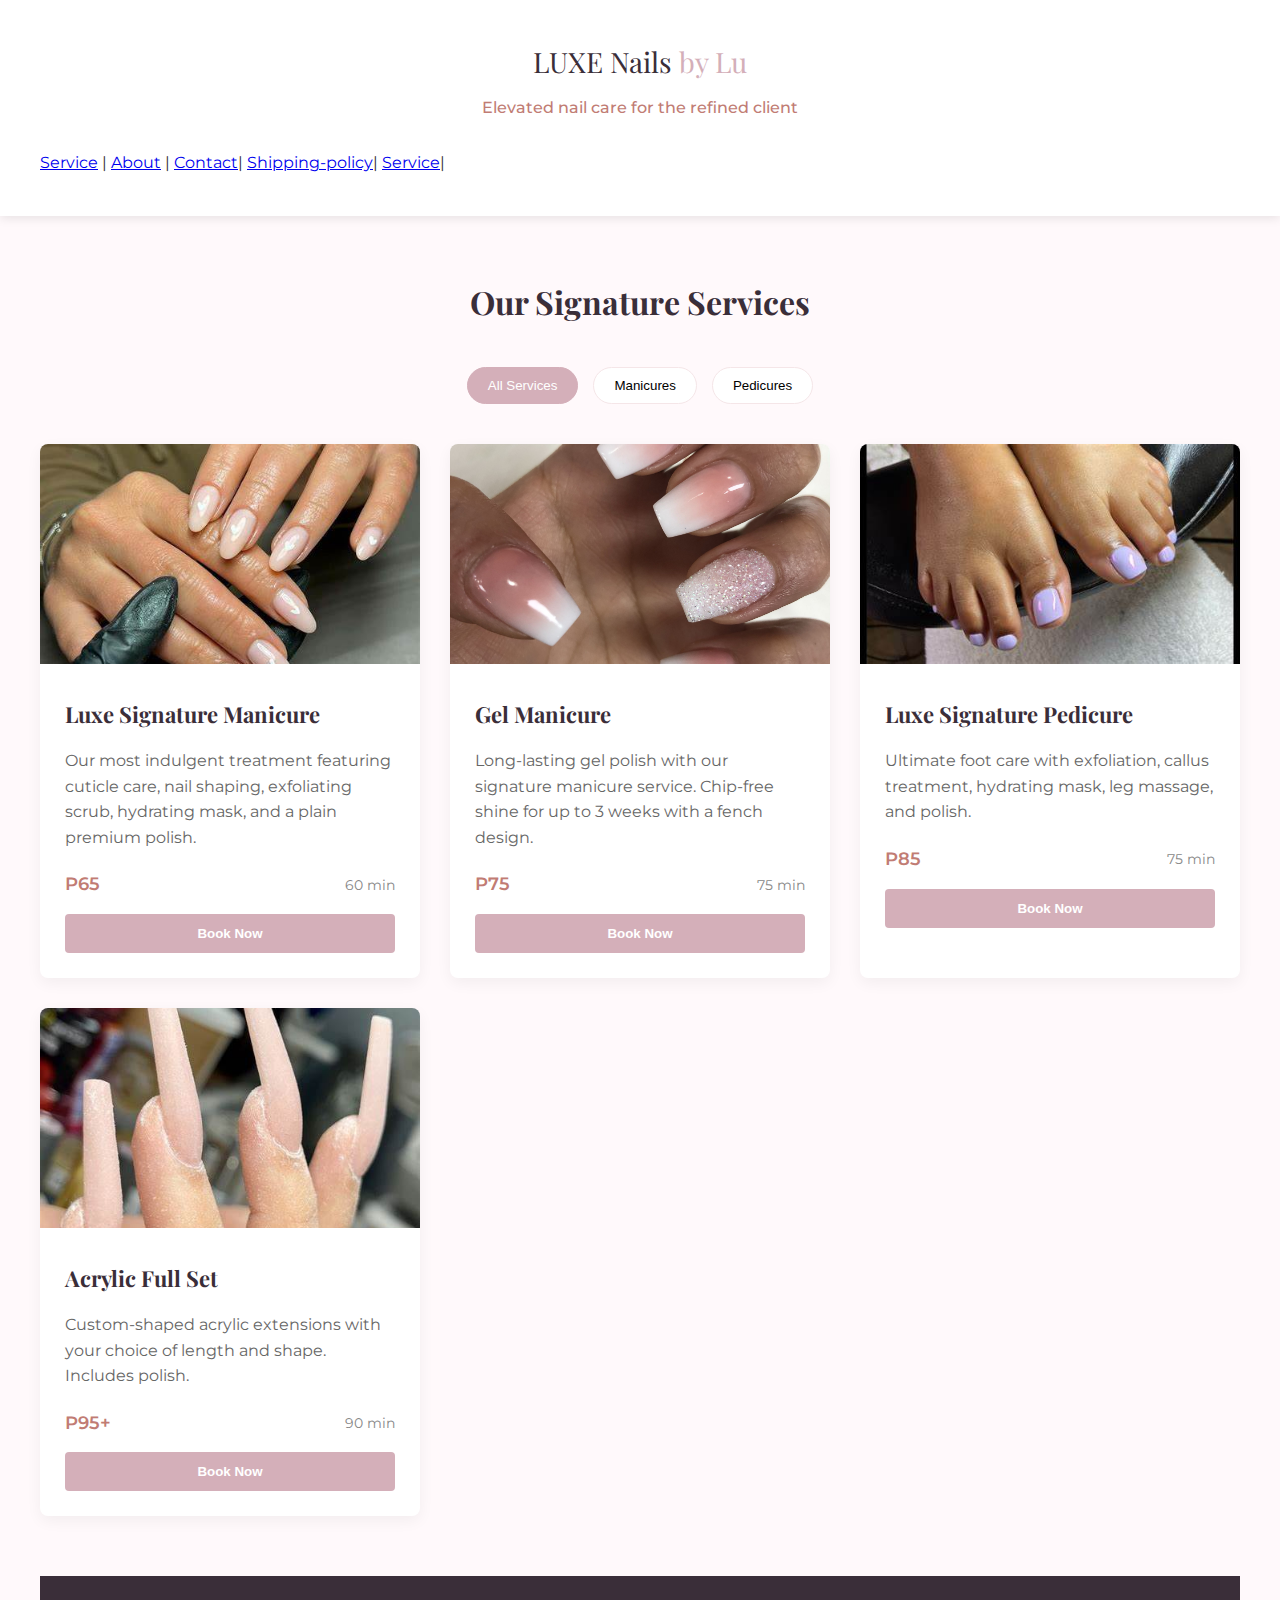
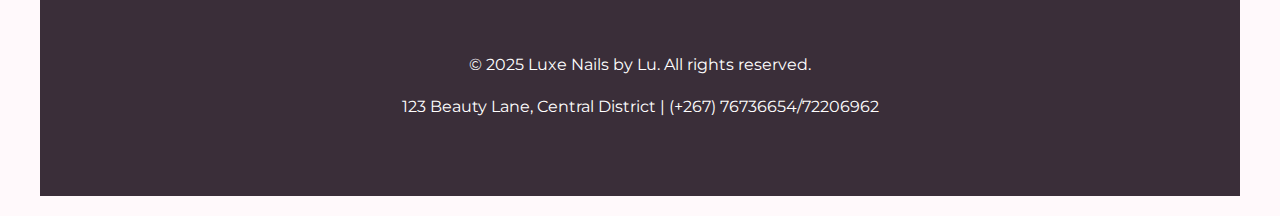
<file: services.html>
<!DOCTYPE html>
<html lang="en">
<head>
    <meta charset="UTF-8">
    <meta name="viewport" content="width=device-width, initial-scale=1.0">
    <title>Our Services | Luxe Nails by Lu</title>
   <style>
        :root {
            --primary: #d4afb9; /* Soft rose gold */
            --secondary: #f5e6e8; /* Light pink */
            --dark: #3a2e39; /* Deep plum */
            --light: #fff9fb; /* White with pink undertone */
            --accent: #c17c74; /* Muted terracotta */
        }
        
        body {
            font-family: 'Montserrat', sans-serif;
            background-color: var(--light);
            color: var(--dark);
            margin: 0;
            padding: 0;
            line-height: 1.6;
        }
        
        .container {
            max-width: 1200px;
            margin: 0 auto;
            padding: 20px;
        }
        
        header {
            background-color: white;
            box-shadow: 0 2px 10px rgba(0,0,0,0.1);
            padding: 20px 0;
        }
        
        .logo {
            font-family: 'Playfair Display', serif;
            font-size: 28px;
            color: var(--dark);
            text-align: center;
            margin-bottom: 10px;
        }
        
        .logo span {
            color: var(--primary);
        }
        
        .tagline {
            text-align: center;
            color: var(--accent);
            font-weight: 500;
            margin-bottom: 30px;
        }
        
        .page-title {
            font-family: 'Playfair Display', serif;
            text-align: center;
            margin: 40px 0;
            color: var(--dark);
        }
        
        .service-categories {
            display: flex;
            justify-content: center;
            flex-wrap: wrap;
            gap: 15px;
            margin-bottom: 40px;
        }
        
        .category-btn {
            background: white;
            border: 1px solid var(--secondary);
            padding: 10px 20px;
            border-radius: 30px;
            cursor: pointer;
            transition: all 0.3s;
        }
        
        .category-btn.active, .category-btn:hover {
            background: var(--primary);
            color: white;
            border-color: var(--primary);
        }
        
        .services-grid {
            display: grid;
            grid-template-columns: repeat(auto-fill, minmax(350px, 1fr));
            gap: 30px;
            margin-bottom: 60px;
        }
        
        .service-card {
            background: white;
            border-radius: 8px;
            overflow: hidden;
            box-shadow: 0 5px 15px rgba(0,0,0,0.05);
            transition: transform 0.3s;
        }
        
        .service-card:hover {
            transform: translateY(-5px);
        }
        
        .service-image {
            width: 100%;
            height: 220px;
            object-fit: cover;
        }
        
        .service-details {
            padding: 25px;
        }
        
        .service-name {
            font-family: 'Playfair Display', serif;
            font-size: 22px;
            margin: 0 0 10px 0;
            color: var(--dark);
        }
        
        .service-description {
            color: #666;
            margin-bottom: 20px;
        }
        
        .service-meta {
            display: flex;
            justify-content: space-between;
            align-items: center;
        }
        
        .service-price {
            font-weight: 600;
            color: var(--accent);
            font-size: 18px;
        }
        
        .service-duration {
            color: #888;
            font-size: 14px;
        }
        
        .book-btn {
            background-color: var(--primary);
            color: white;
            border: none;
            padding: 12px 25px;
            border-radius: 4px;
            font-weight: 600;
            cursor: pointer;
            transition: background-color 0.3s;
            width: 100%;
            margin-top: 15px;
        }
        
        .book-btn:hover {
            background-color: var(--dark);
        }
        
        .service-highlight {
            background: linear-gradient(135deg, var(--primary) 0%, var(--accent) 100%);
            color: white;
            padding: 60px 0;
            margin: 60px 0;
            text-align: center;
        }
        
        .highlight-content {
            max-width: 800px;
            margin: 0 auto;
        }
        
        .highlight-title {
            font-family: 'Playfair Display', serif;
            font-size: 32px;
            margin-bottom: 20px;
        }
        
        .membership-btn {
            background: white;
            color: var(--dark);
            border: none;
            padding: 15px 30px;
            border-radius: 4px;
            font-weight: 600;
            cursor: pointer;
            transition: all 0.3s;
            margin-top: 20px;
        }
        
        .membership-btn:hover {
            background: var(--dark);
            color: white;
        }
        
        footer {
            background: var(--dark);
            color: white;
            padding: 40px 0;
            text-align: center;
    </style>
    <link href="https://fonts.googleapis.com/css2?family=Montserrat:wght@400;500;600&family=Playfair+Display:wght@500;600&display=swap" rel="stylesheet">
    
</head>
<body>
    <header>
        <div class="container">
            <div class="logo">LUXE Nails <span>by Lu</span></div>
            <div class="tagline">Elevated nail care for the refined client</div>
                 <a href="services.html">Service</a> |
                 <a href="about.html">About</a> |
                 <a href="contact.html">Contact</a>|
                 <a href="shipping-policy.html">Shipping-policy</a>|
                 <a href="services.html">Service</a>|
        
        </div>
    </header>
    
    <main class="container">
        <h1 class="page-title">Our Signature Services</h1>
        
        <div class="service-categories">
            <button class="category-btn active">All Services</button>
            <button class="category-btn">Manicures</button>
            <button class="category-btn">Pedicures</button>
        </div>
        
        <div class="services-grid">
            <!-- Manicure Services -->
            <div class="service-card" data-category="manicures">
                <img src="images/manicure.jpg" alt="Luxe Manicure" class="service-image">
                <div class="service-details">
                    <h3 class="service-name">Luxe Signature Manicure</h3>
                    <p class="service-description">Our most indulgent treatment featuring cuticle care, nail shaping, exfoliating scrub, hydrating mask, and a plain premium polish.</p>
                    <div class="service-meta">
                        <span class="service-price">P65</span>
                        <span class="service-duration">60 min</span>
                    </div>
                    <button class="book-btn">Book Now</button>
                </div>
            </div>
            
            <div class="service-card" data-category="manicures">
                <img src="images/french manicure.jpg" alt="Gel Manicure" class="service-image">
                <div class="service-details">
                    <h3 class="service-name">Gel Manicure</h3>
                    <p class="service-description">Long-lasting gel polish with our signature manicure service. Chip-free shine for up to 3 weeks with a fench design.</p>
                    <div class="service-meta">
                        <span class="service-price">P75</span>
                        <span class="service-duration">75 min</span>
                    </div>
                    <button class="book-btn">Book Now</button>
                </div>
            </div>
            
            <!-- Pedicure Services -->
            <div class="service-card" data-category="pedicures">
                <img src="images/gel pedicure.jpg" alt="Luxe Pedicure" class="service-image">
                <div class="service-details">
                    <h3 class="service-name">Luxe Signature Pedicure</h3>
                    <p class="service-description">Ultimate foot care with exfoliation, callus treatment, hydrating mask, leg massage, and polish.</p>
                    <div class="service-meta">
                        <span class="service-price">P85</span>
                        <span class="service-duration">75 min</span>
                    </div>
                    <button class="book-btn">Book Now</button>
                </div>
            </div>
            
            <!-- Nail Enhancements -->
            <div class="service-card" data-category="enhancements">
                <img src="images/acrylic.jpg" alt="Acrylic Set" class="service-image">
                <div class="service-details">
                    <h3 class="service-name">Acrylic Full Set</h3>
                    <p class="service-description">Custom-shaped acrylic extensions with your choice of length and shape. Includes polish.</p>
                    <div class="service-meta">
                        <span class="service-price">P95+</span>
                        <span class="service-duration">90 min</span>
                    </div>
                    <button class="book-btn">Book Now</button>
                </div>
            </div>
        
            </div>
        </div>
        
       
    
    <footer>
        <div class="container">
            <p>© 2025 Luxe Nails by Lu. All rights reserved.</p>
            <p>123 Beauty Lane, Central District | (+267) 76736654/72206962</p>
        </div>
    </footer>

    <script>
        // Simple category filtering
        const categoryBtns = document.querySelectorAll('.category-btn');
        const serviceCards = document.querySelectorAll('.service-card');
        
        categoryBtns.forEach(btn => {
            btn.addEventListener('click', () => {
                // Update active button
                categoryBtns.forEach(b => b.classList.remove('active'));
                btn.classList.add('active');
                
                // Filter services
                const category = btn.textContent.toLowerCase();
                if(category === 'all services') {
                    serviceCards.forEach(card => card.style.display = 'block');
                } else {
                    serviceCards.forEach(card => {
                        card.style.display = card.dataset.category.includes(category) ? 'block' : 'none';
                    });
                }
            });
        });
    </script>
</body>
</html>
</file>
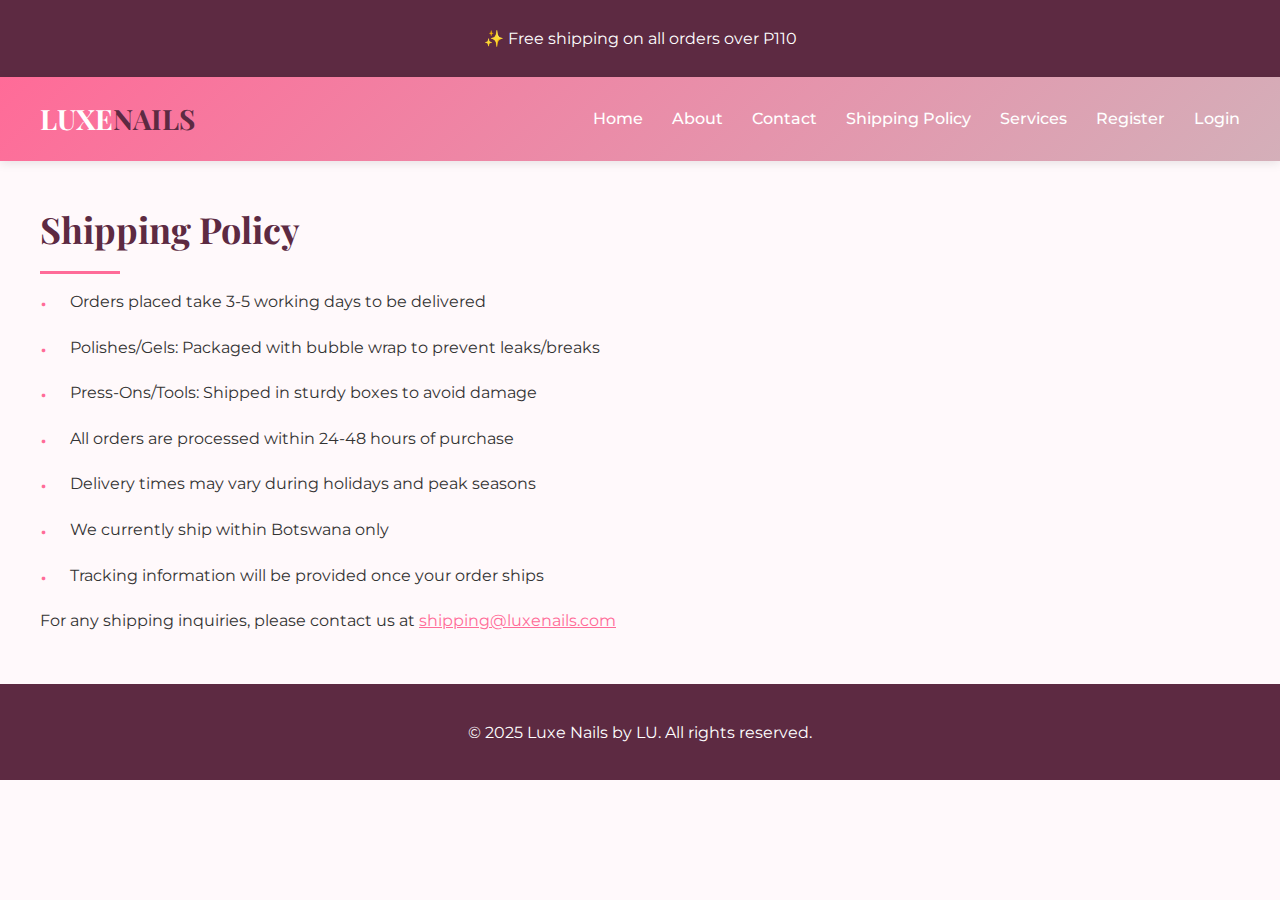
<file: shipping-policy.html>
<!DOCTYPE html>
<html lang="en">
<head>
    <meta charset="UTF-8">
    <meta name="viewport" content="width=device-width, initial-scale=1.0">
    <title>Shipping Policy | Luxe Nails by LU</title>
    <link rel="stylesheet" href="https://cdnjs.cloudflare.com/ajax/libs/font-awesome/6.4.0/css/all.min.css">
    <link href="https://fonts.googleapis.com/css2?family=Montserrat:wght@400;500;600&family=Playfair+Display:wght@700&display=swap" rel="stylesheet">
    <style>
        /* Modern, clean styling */
        body {
            font-family: 'Montserrat', sans-serif;
            color: #333;
            line-height: 1.6;
            background: #fff9fb;
            margin: 0;
            padding: 0;
        }
        
        /* Elegant header */
        header {
            background: linear-gradient(135deg, #ff6b98, #d4afb9);
            padding: 20px 0;
            box-shadow: 0 2px 10px rgba(0,0,0,0.1);
            position: sticky;
            top: 0;
            z-index: 100;
        }
        
        .header-content {
            max-width: 1200px;
            margin: 0 auto;
            display: flex;
            justify-content: space-between;
            align-items: center;
            padding: 0 20px;
        }
        
        .logo-text {
            font-family: 'Playfair Display', serif;
            font-size: 28px;
            font-weight: 700;
            color: white;
            text-decoration: none;
        }
        
        .logo-text span {
            color: #5d2a42;
        }
        
        /* Navigation styling */
        nav a {
            color: white;
            text-decoration: none;
            margin-left: 25px;
            font-weight: 500;
            transition: all 0.3s ease;
            position: relative;
        }
        
        nav a:hover {
            color: #5d2a42;
        }
        
        nav a::after {
            content: '';
            position: absolute;
            width: 0;
            height: 2px;
            background: #5d2a42;
            bottom: -5px;
            left: 0;
            transition: width 0.3s;
        }
        
        nav a:hover::after {
            width: 100%;
        }
        
        /* Announcement bar */
        .announcement {
            background: #5d2a42;
            color: white;
            text-align: center;
            padding: 10px 0;
            font-size: 14px;
        }
        
        /* Content sections */
        main {
            max-width: 1200px;
            margin: 40px auto;
            padding: 0 20px;
        }
        
        h1 {
            font-family: 'Playfair Display', serif;
            color: #5d2a42;
            font-size: 36px;
            margin-bottom: 30px;
            position: relative;
        }
        
        h1::after {
            content: '';
            position: absolute;
            width: 80px;
            height: 3px;
            background: #ff6b98;
            bottom: -15px;
            left: 0;
        }
        
        p {
            margin-bottom: 15px;
            font-size: 16px;
        }
        
        /* Policy list styling */
        .policy-list {
            list-style-type: none;
            padding: 0;
        }
        
        .policy-list li {
            position: relative;
            padding-left: 30px;
            margin-bottom: 20px;
            font-size: 16px;
        }
        
        .policy-list li::before {
            content: '•';
            color: #ff6b98;
            font-size: 24px;
            position: absolute;
            left: 0;
            top: -5px;
        }
        
        /* Footer */
        footer {
            background: #5d2a42;
            color: white;
            text-align: center;
            padding: 20px 0;
            margin-top: 50px;
        }
        
        @media (max-width: 768px) {
            .header-content {
                flex-direction: column;
                text-align: center;
            }
            
            nav {
                margin-top: 20px;
            }
            
            nav a {
                margin: 0 10px;
                display: inline-block;
            }
        }
    </style>
</head>
<body>
    <!-- Announcement Bar -->
    <div class="announcement">
        <p>✨ Free shipping on all orders over P110</p>
    </div>

    <!-- Elegant Header -->
    <header>
        <div class="header-content">
            <a href="index.html" class="logo-text">LUXE<span>NAILS</span></a>
            <nav>
                <a href="index.html">Home</a>
                <a href="about.html">About</a>
                <a href="contact.html">Contact</a>
                <a href="shipping-policy.html">Shipping Policy</a>
                <a href="services.html">Services</a>
                <a href="register.html">Register</a>
                <a href="login.html">Login</a>
            </nav>
        </div>
    </header>

    <main>
        <h1>Shipping Policy</h1>
        
        <ul class="policy-list">
            <li>Orders placed take 3-5 working days to be delivered</li>
            <li>Polishes/Gels: Packaged with bubble wrap to prevent leaks/breaks</li>
            <li>Press-Ons/Tools: Shipped in sturdy boxes to avoid damage</li>
            <li>All orders are processed within 24-48 hours of purchase</li>
            <li>Delivery times may vary during holidays and peak seasons</li>
            <li>We currently ship within Botswana only</li>
            <li>Tracking information will be provided once your order ships</li>
        </ul>
        
        <p>For any shipping inquiries, please contact us at <a href="mailto:shipping@luxenails.com" style="color:#ff6b98;">shipping@luxenails.com</a></p>
    </main>

    <footer>
        <p>&copy; 2025 Luxe Nails by LU. All rights reserved.</p>
    </footer>
</body>
</html>
</file>
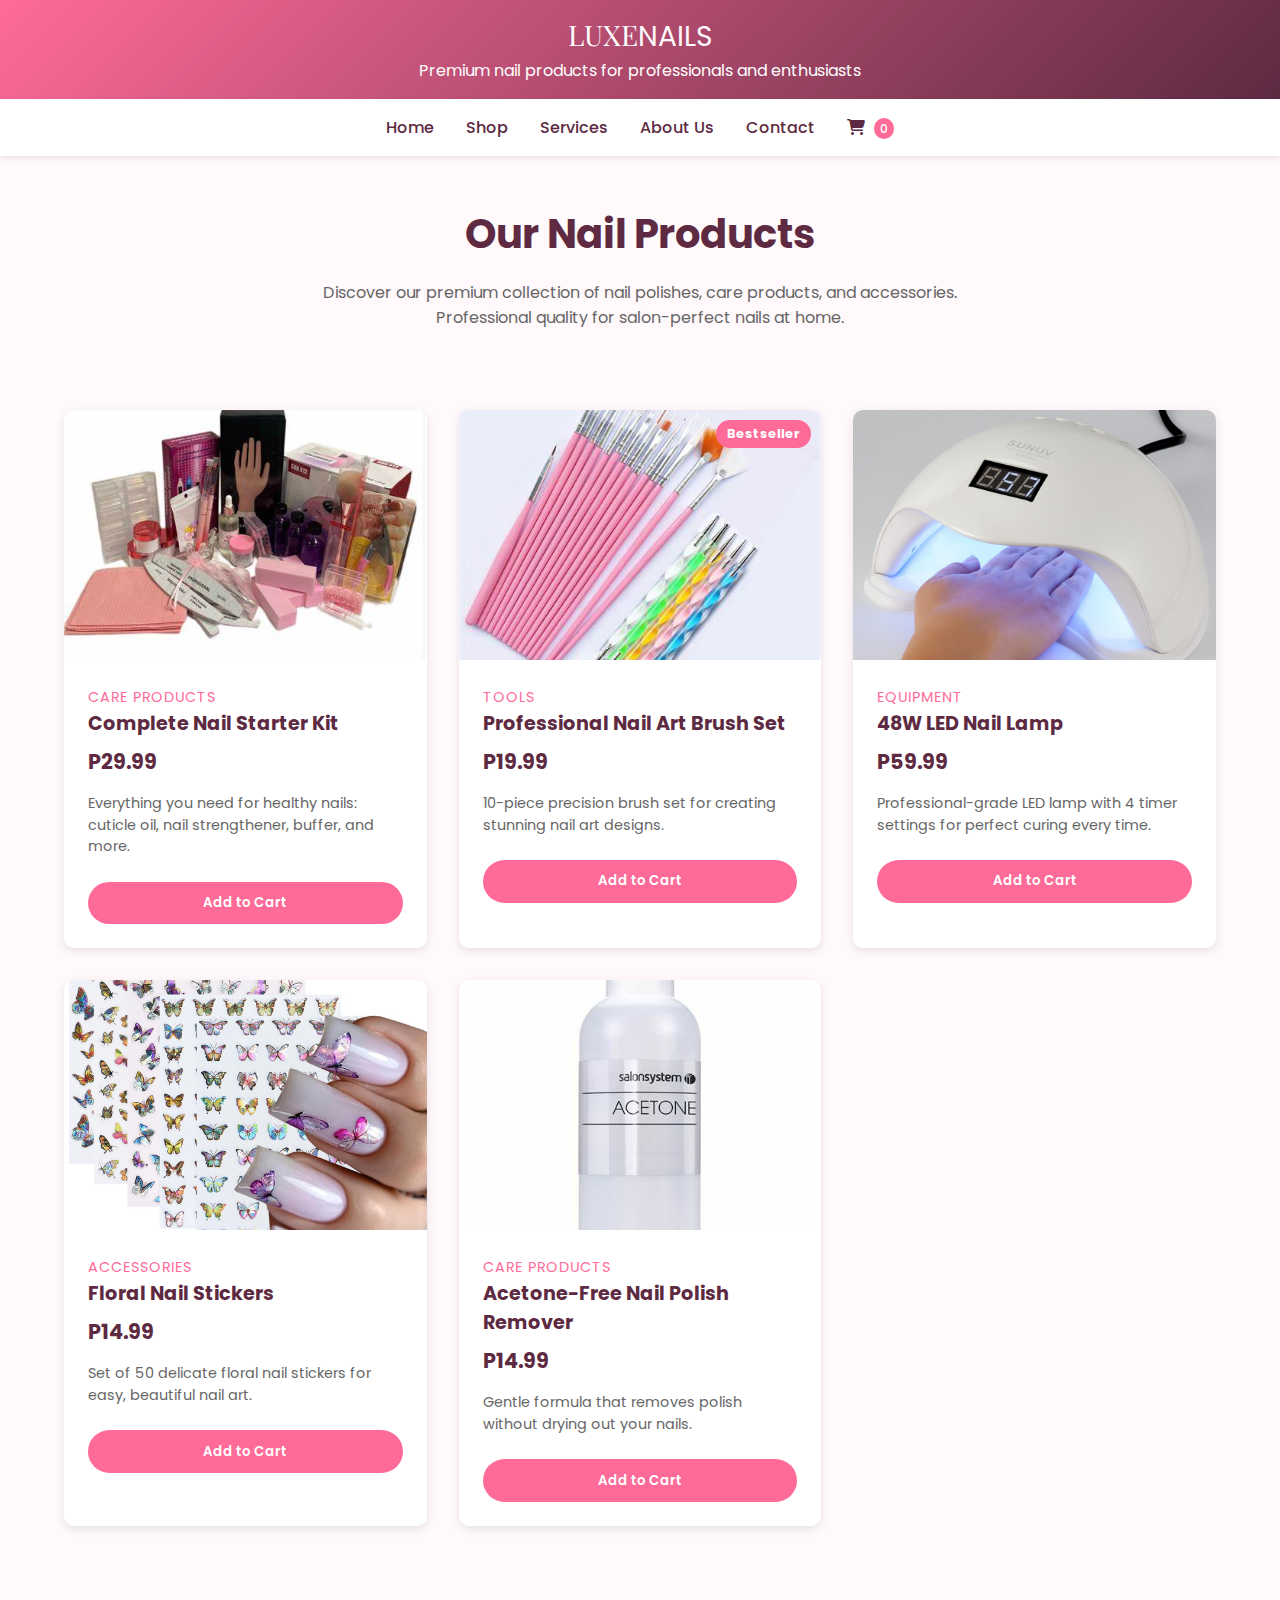
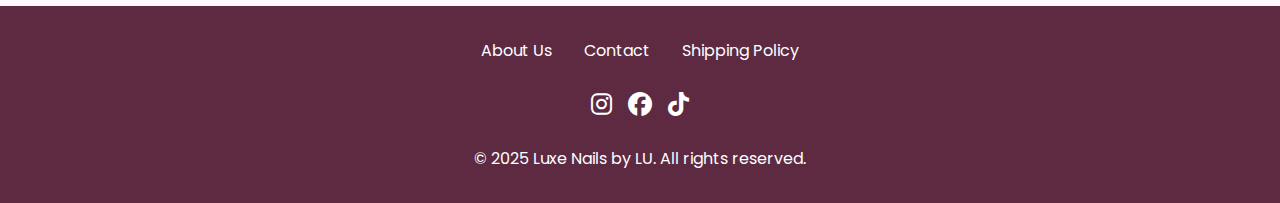
<file: Shop.html>
<!DOCTYPE html>
<html lang="en">
<head>
    <meta charset="UTF-8">
    <meta name="viewport" content="width=device-width, initial-scale=1.0">
    <title>Shop | Luxe Nails by LU</title>
    <link rel="stylesheet" href="https://cdnjs.cloudflare.com/ajax/libs/font-awesome/6.4.0/css/all.min.css">
    <style>
        :root {
            --primary: #ff6b98;
            --secondary: #5d2a42;
            --light: #fff9fb;
            --dark: #1a1a1a;
        }
        
        * {
            margin: 0;
            padding: 0;
            box-sizing: border-box;
            font-family: 'Poppins', sans-serif;
        }
        
        body {
            background-color: var(--light);
            color: var(--dark);
        }
        
        header {
            background: linear-gradient(135deg, var(--primary), var(--secondary));
            color: white;
            padding: 1rem 5%;
            text-align: center;
        }
        
        .logo {
            font-family: 'Playfair Display', serif;
            font-size: 28px;
            color: white;
            text-decoration: none;
        }
        
        .logo span {
            color: var(--light);
        }
        
        nav {
            display: flex;
            justify-content: center;
            gap: 2rem;
            padding: 1rem 0;
            background-color: white;
            box-shadow: 0 2px 5px rgba(0,0,0,0.1);
        }
        
        nav a {
            text-decoration: none;
            color: var(--secondary);
            font-weight: 500;
            transition: color 0.3s;
        }
        
        nav a:hover {
            color: var(--primary);
        }
        
        .cart-count {
            background: var(--primary);
            color: white;
            border-radius: 50%;
            padding: 2px 6px;
            font-size: 12px;
            margin-left: 5px;
        }
        
        .shop-header {
            text-align: center;
            padding: 3rem 0;
        }
        
        .shop-header h1 {
            font-size: 2.5rem;
            color: var(--secondary);
            margin-bottom: 1rem;
        }
        
        .shop-header p {
            color: #666;
            max-width: 700px;
            margin: 0 auto;
        }
        
        .products-container {
            display: grid;
            grid-template-columns: repeat(auto-fill, minmax(280px, 1fr));
            gap: 2rem;
            padding: 2rem 5%;
            max-width: 1400px;
            margin: 0 auto;
        }
        
        .product-card {
            background: white;
            border-radius: 10px;
            overflow: hidden;
            box-shadow: 0 3px 10px rgba(0,0,0,0.1);
            transition: transform 0.3s, box-shadow 0.3s;
            position: relative;
        }
        
        .product-card:hover {
            transform: translateY(-5px);
            box-shadow: 0 5px 15px rgba(0,0,0,0.2);
        }
        
        .product-image {
            height: 250px;
            overflow: hidden;
        }
        
        .product-image img {
            width: 100%;
            height: 100%;
            object-fit: cover;
            transition: transform 0.5s;
        }
        
        .product-card:hover .product-image img {
            transform: scale(1.05);
        }
        
        .product-info {
            padding: 1.5rem;
        }
        
        .product-category {
            color: var(--primary);
            font-size: 0.9rem;
            text-transform: uppercase;
            letter-spacing: 1px;
            margin-bottom: 0.5rem;
        }
        
        .product-title {
            font-size: 1.2rem;
            margin-bottom: 0.5rem;
            color: var(--secondary);
        }
        
        .product-price {
            font-weight: bold;
            font-size: 1.3rem;
            color: var(--secondary);
            margin-bottom: 1rem;
        }
        
        .product-description {
            color: #666;
            font-size: 0.9rem;
            margin-bottom: 1.5rem;
            line-height: 1.5;
        }
        
        .add-to-cart {
            background-color: var(--primary);
            color: white;
            border: none;
            padding: 0.7rem 1.5rem;
            border-radius: 50px;
            cursor: pointer;
            font-weight: 600;
            transition: background-color 0.3s;
            width: 100%;
        }
        
        .add-to-cart:hover {
            background-color: var(--secondary);
        }
        
        .sale-badge {
            position: absolute;
            top: 10px;
            right: 10px;
            background-color: var(--primary);
            color: white;
            padding: 0.3rem 0.7rem;
            border-radius: 50px;
            font-size: 0.8rem;
            font-weight: bold;
        }
        
        footer {
            background-color: var(--secondary);
            color: white;
            text-align: center;
            padding: 2rem 5%;
            margin-top: 3rem;
        }
        
        .footer-links {
            display: flex;
            justify-content: center;
            gap: 2rem;
            margin-bottom: 1.5rem;
        }
        
        .footer-links a {
            color: white;
            text-decoration: none;
            transition: color 0.3s;
        }
        
        .footer-links a:hover {
            color: var(--primary);
        }
        
        .social-icons {
            display: flex;
            justify-content: center;
            gap: 1rem;
            margin-bottom: 1.5rem;
        }
        
        .social-icons a {
            color: white;
            font-size: 1.5rem;
            transition: color 0.3s;
        }
        
        .social-icons a:hover {
            color: var(--primary);
        }
        
        @media (max-width: 768px) {
            .products-container {
                grid-template-columns: repeat(auto-fill, minmax(250px, 1fr));
            }
            
            nav {
                flex-direction: column;
                align-items: center;
                gap: 1rem;
            }
        }
    </style>
    <link href="https://fonts.googleapis.com/css2?family=Poppins:wght@400;500;600;700&family=Playfair+Display:wght@700&display=swap" rel="stylesheet">
</head>
<body>
    <header>
        <a href="index.html" class="logo">LUXE<span>NAILS</span></a>
        <p>Premium nail products for professionals and enthusiasts</p>
    </header>
    
    <nav>
        <a href="index.html">Home</a>
        <a href="shop.html">Shop</a>
        <a href="services.html">Services</a>
        <a href="about.html">About Us</a>
        <a href="contact.html">Contact</a>
        <a href="cart.html"><i class="fas fa-shopping-cart"></i> <span id="cart-count" class="cart-count">0</span></a>
    </nav>
    
    <div class="shop-header">
        <h1>Our Nail Products</h1>
        <p>Discover our premium collection of nail polishes, care products, and accessories. Professional quality for salon-perfect nails at home.</p>
    </div>
    
    <div class="products-container">
        <!-- Product 1 -->
        <div class="product-card">
            <div class="product-image">
                <img src="images/OIP (1).jpg" alt="Nail Care Kit">
            </div>
            <div class="product-info">
                <span class="product-category">Care Products</span>
                <h3 class="product-title">Complete Nail Starter Kit</h3>
                <p class="product-price">P29.99</p>
                <p class="product-description">Everything you need for healthy nails: cuticle oil, nail strengthener, buffer, and more.</p>
                <button class="add-to-cart" data-id="1" data-name="Complete Nail Starter Kit" data-price="29.99">Add to Cart</button>
            </div>
        </div>
        
        <!-- Product 2 -->
        <div class="product-card">
            <div class="sale-badge">Bestseller</div>
            <div class="product-image">
                <img src="images/OIP(2).jpg" alt="Nail Art Brushes">
            </div>
            <div class="product-info">
                <span class="product-category">Tools</span>
                <h3 class="product-title">Professional Nail Art Brush Set</h3>
                <p class="product-price">P19.99</p>
                <p class="product-description">10-piece precision brush set for creating stunning nail art designs.</p>
                <button class="add-to-cart" data-id="2" data-name="Professional Nail Art Brush Set" data-price="19.99">Add to Cart</button>
            </div>
        </div>
        
        <!-- Product 3 -->
        <div class="product-card">
            <div class="product-image">
                <img src=" images/OIP(3).jpg"alt="LED Nail Lamp">
            </div>
            <div class="product-info">
                <span class="product-category">Equipment</span>
                <h3 class="product-title">48W LED Nail Lamp</h3>
                <p class="product-price">P59.99</p>
                <p class="product-description">Professional-grade LED lamp with 4 timer settings for perfect curing every time.</p>
                <button class="add-to-cart" data-id="3" data-name="48W LED Nail Lamp" data-price="59.99">Add to Cart</button>
            </div>
        </div>
        
        <!-- Product 4 -->
        <div class="product-card">
            <div class="product-image">
                <img src="images/OIP(4).jpg" alt="Nail Stickers">
            </div>
            <div class="product-info">
                <span class="product-category">Accessories</span>
                <h3 class="product-title">Floral Nail Stickers</h3>
                <p class="product-price">P14.99</p>
                <p class="product-description">Set of 50 delicate floral nail stickers for easy, beautiful nail art.</p>
                <button class="add-to-cart" data-id="4" data-name="Floral Nail Stickers" data-price="14.99">Add to Cart</button>
            </div>
        </div>
        
        <!-- Product 5 -->
        <div class="product-card">
            <div class="product-image">
                <img src="Acetone.jpg" alt="Nail Polish Remover">
            </div>
            <div class="product-info">
                <span class="product-category">Care Products</span>
                <h3 class="product-title">Acetone-Free Nail Polish Remover</h3>
                <p class="product-price">P14.99</p>
                <p class="product-description">Gentle formula that removes polish without drying out your nails.</p>
                <button class="add-to-cart" data-id="5" data-name="Acetone-Free Nail Polish Remover" data-price="14.99">Add to Cart</button>
            </div>
        </div>
    </div>
    
    <footer>
        <div class="footer-links">
            <a href="about.html">About Us</a>
            <a href="contact.html">Contact</a>
            <a href="shipping-policy.html">Shipping Policy</a>
        </div>
        
        <div class="social-icons">
            <a href="#"><i class="fab fa-instagram"></i></a>
            <a href="#"><i class="fab fa-facebook"></i></a>
            <a href="#"><i class="fab fa-tiktok"></i></a>
        </div>
        
        <p>&copy; 2025 Luxe Nails by LU. All rights reserved.</p>
    </footer>

    <script>
        // Cart functionality
        document.addEventListener('DOMContentLoaded', function() {
            // Initialize cart if it doesn't exist
            if (!localStorage.getItem('cart')) {
                localStorage.setItem('cart', JSON.stringify([]));
            }
            
            // Update cart count display
            updateCartCount();
            
            // Add to cart buttons
            const addToCartButtons = document.querySelectorAll('.add-to-cart');
            
            addToCartButtons.forEach(button => {
                button.addEventListener('click', function() {
                    const productId = this.getAttribute('data-id');
                    const productName = this.getAttribute('data-name');
                    const productPrice = parseFloat(this.getAttribute('data-price'));
                    
                    // Get current cart
                    let cart = JSON.parse(localStorage.getItem('cart'));
                    
                    // Check if product already in cart
                    const existingItem = cart.find(item => item.id === productId);
                    
                    if (existingItem) {
                        existingItem.quantity += 1;
                    } else {
                        cart.push({
                            id: productId,
                            name: productName,
                            price: productPrice,
                            quantity: 1
                        });
                    }
                    
                    // Save updated cart
                    localStorage.setItem('cart', JSON.stringify(cart));
                    
                    // Update cart count
                    updateCartCount();
                    
                    // Show confirmation and redirect
                    if (confirm('Item added to cart! Go to cart now?')) {
                        window.location.href = 'cart.html';
                    }
                });
            });
            
            // Function to update cart count
            function updateCartCount() {
                const cart = JSON.parse(localStorage.getItem('cart'));
                const totalItems = cart.reduce((total, item) => total + item.quantity, 0);
                document.getElementById('cart-count').textContent = totalItems;
            }
        });
    </script>
</body>
</html>
</file>
